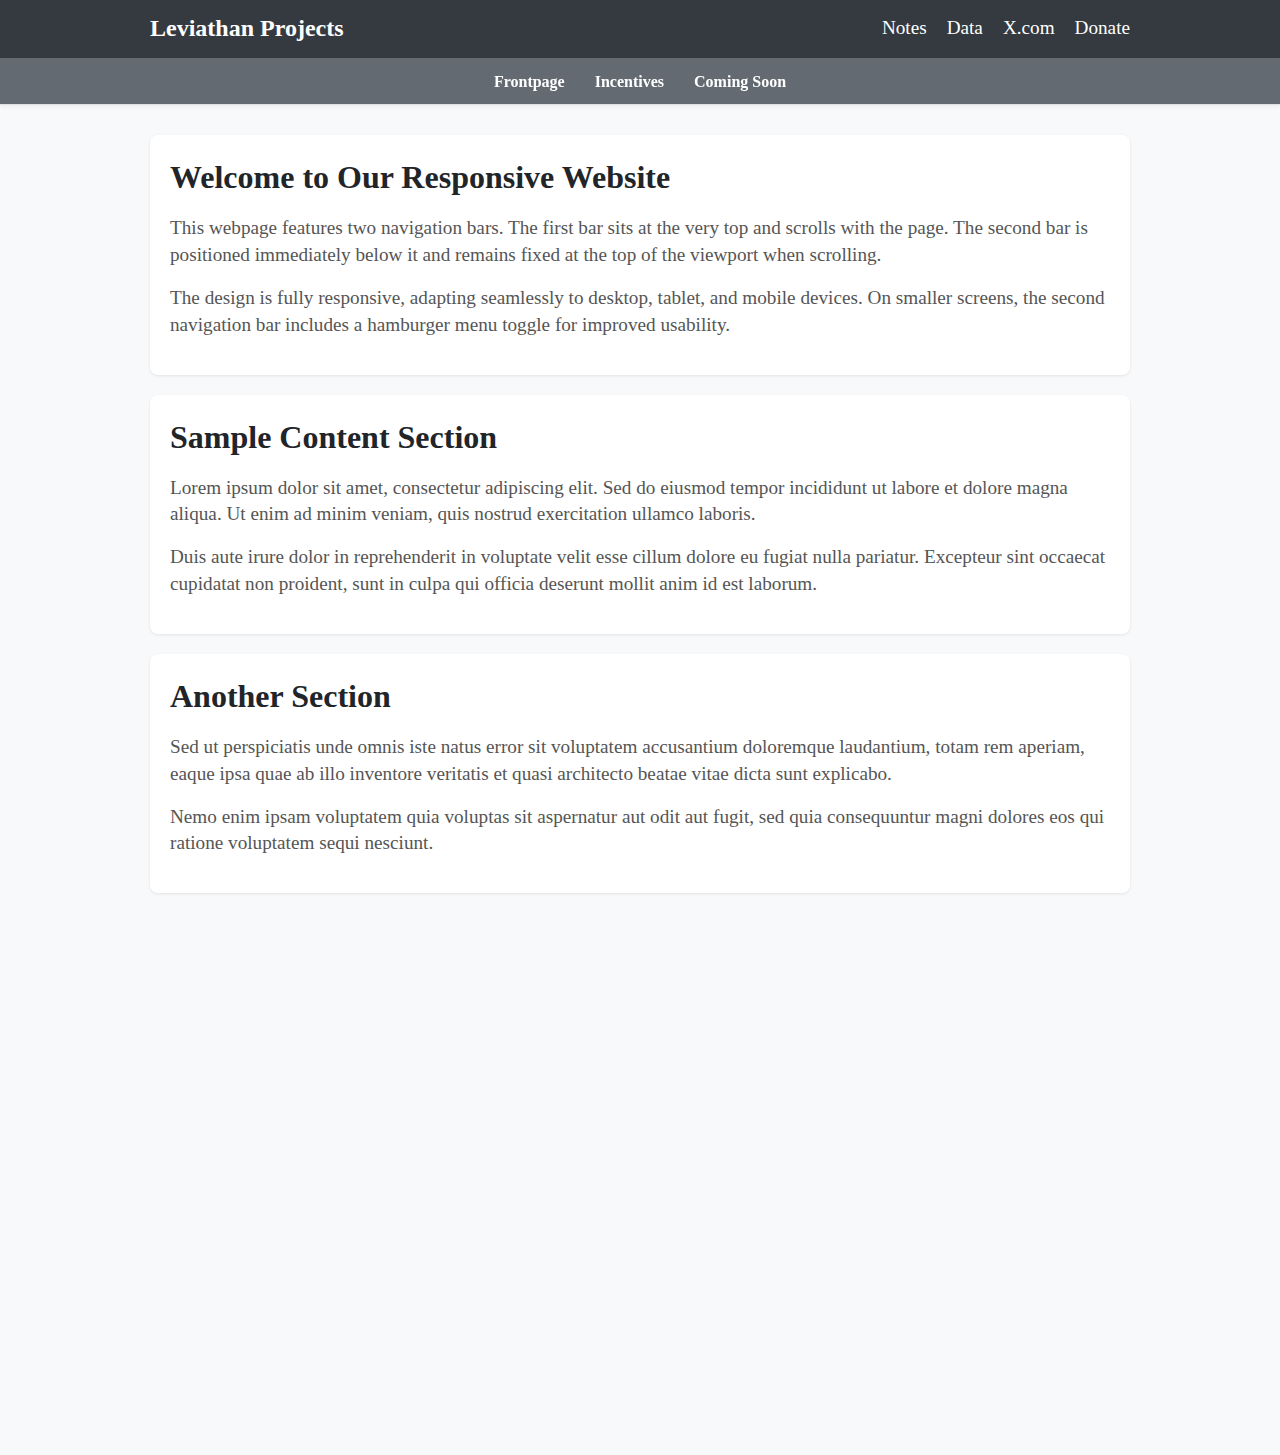
<file: index.html>
<!DOCTYPE html>
<html lang="en">
<head>
    <meta charset="UTF-8">
    <meta name="viewport" content="width=device-width, initial-scale=1.0">
    <title>Leviathan Projects</title>
    <link rel="stylesheet" href="styles.css">
</head>
<body>
    <!-- Navigation Bar 1 -->
    <nav class="nav-1">
        <div class="container">
            <a href="index.html" class="logo">Leviathan Projects</a>
            <div class="nav-links">
                <a href="notes.html">Notes</a>
                <a href="data.html">Data</a>
                <a href="https://x.com/leviathannotes" target="_blank" rel="noreferrer">X.com</a>
                <a href="donate.html">Donate</a>
            </div>
        </div>
    </nav>

    <!-- Navigation Bar 2 (Sticky) -->
    <nav class="nav-2">
        <div class="container">
            <button class="menu-toggle" aria-label="Toggle menu">Menu</button>
            <ul class="nav-menu">
                <li><a href="index.html">Frontpage</a></li>
                <li><a href="./incentives/incentives.html">Incentives</a></li>
                <li><a href="#">Coming Soon</a></li>
            </ul>
        </div>
    </nav>

    <!-- Main Content -->
    <main class="main-content">
        <div class="container">
            <div class="content-section">
                <h1>Welcome to Our Responsive Website</h1>
                <p>This webpage features two navigation bars. The first bar sits at the very top and scrolls with the page. The second bar is positioned immediately below it and remains fixed at the top of the viewport when scrolling.</p>
                <p>The design is fully responsive, adapting seamlessly to desktop, tablet, and mobile devices. On smaller screens, the second navigation bar includes a hamburger menu toggle for improved usability.</p>
            </div>

            <div class="content-section">
                <h1>Sample Content Section</h1>
                <p>Lorem ipsum dolor sit amet, consectetur adipiscing elit. Sed do eiusmod tempor incididunt ut labore et dolore magna aliqua. Ut enim ad minim veniam, quis nostrud exercitation ullamco laboris.</p>
                <p>Duis aute irure dolor in reprehenderit in voluptate velit esse cillum dolore eu fugiat nulla pariatur. Excepteur sint occaecat cupidatat non proident, sunt in culpa qui officia deserunt mollit anim id est laborum.</p>
            </div>

            <div class="content-section">
                <h1>Another Section</h1>
                <p>Sed ut perspiciatis unde omnis iste natus error sit voluptatem accusantium doloremque laudantium, totam rem aperiam, eaque ipsa quae ab illo inventore veritatis et quasi architecto beatae vitae dicta sunt explicabo.</p>
                <p>Nemo enim ipsam voluptatem quia voluptas sit aspernatur aut odit aut fugit, sed quia consequuntur magni dolores eos qui ratione voluptatem sequi nesciunt.</p>
            </div>
        </div>
    </main>

    <script>
        // Mobile menu toggle functionality
        document.addEventListener('DOMContentLoaded', function () {
            const menuToggle = document.querySelector('.menu-toggle');
            const navMenu = document.querySelector('.nav-menu');

            if (menuToggle && navMenu) {
                menuToggle.addEventListener('click', function () {
                    navMenu.classList.toggle('active');
                });

                // Close menu when clicking a link
                navMenu.querySelectorAll('a').forEach(link => {
                    link.addEventListener('click', () => {
                        navMenu.classList.remove('active');
                    });
                });
            }
        });
    </script>
</body>
</html>
</file>
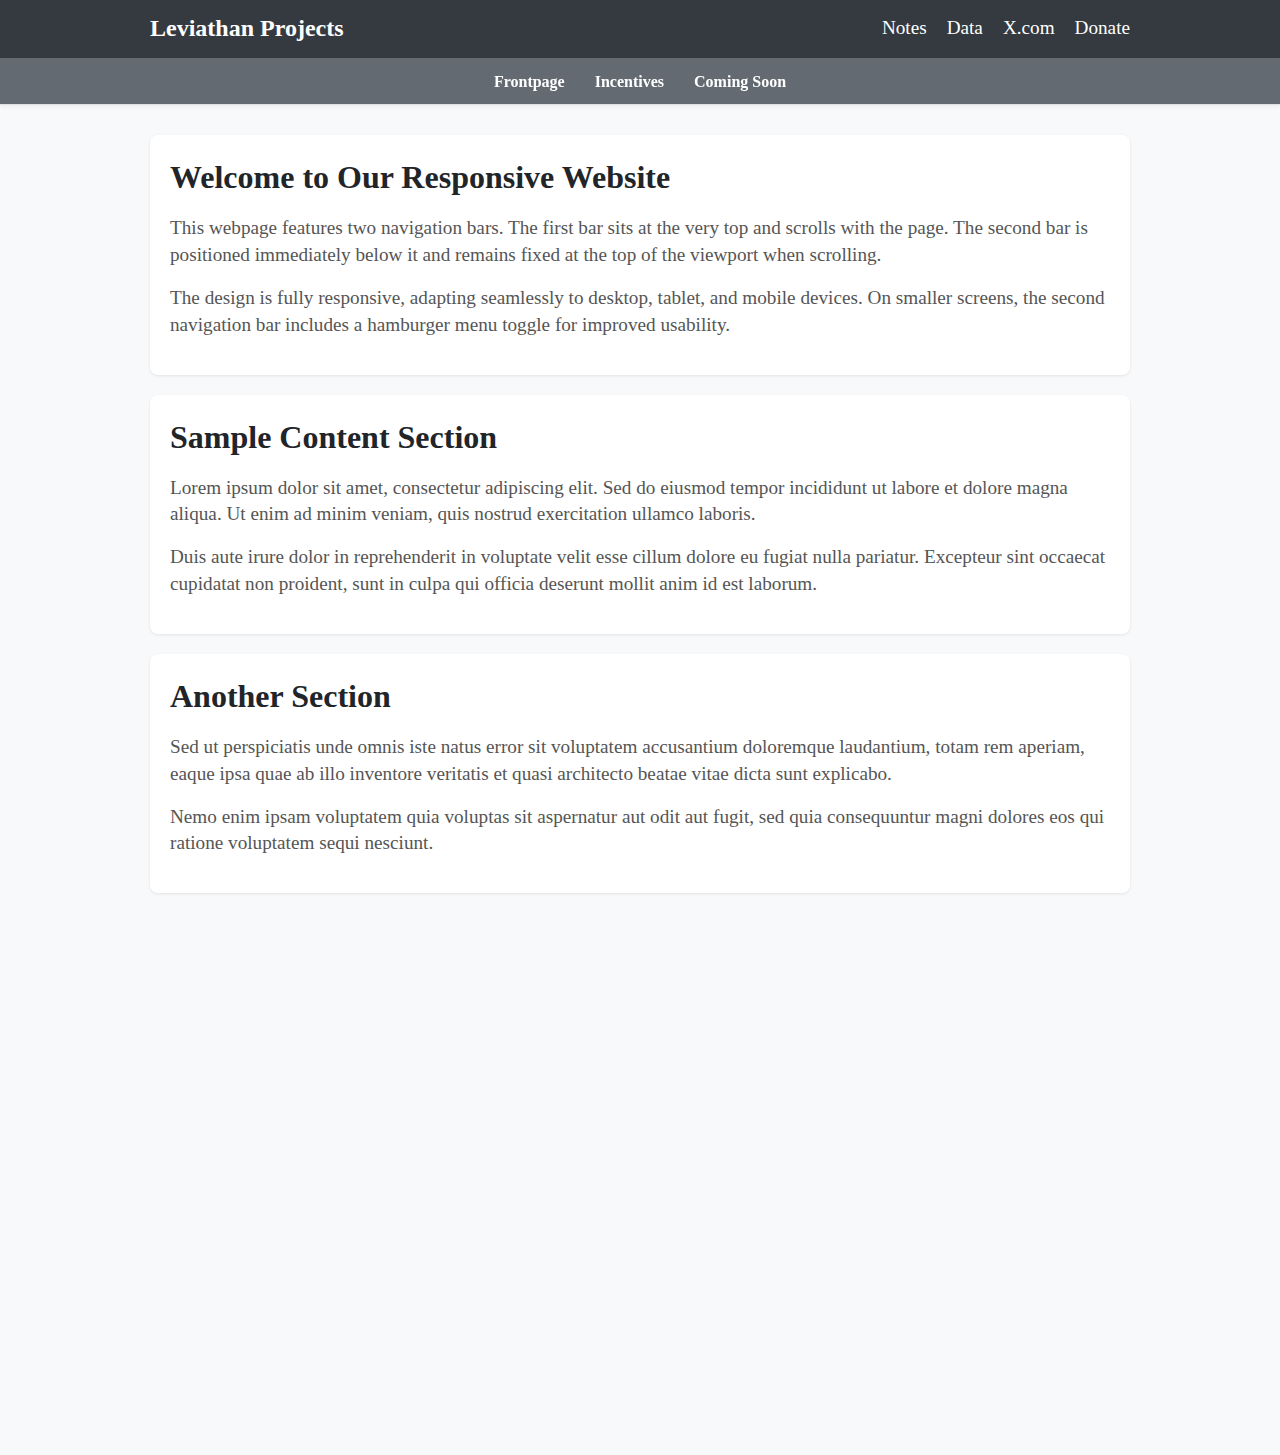
<file: data.html>
<!DOCTYPE html>
<html lang="en">
<head>
    <meta charset="UTF-8">
    <meta name="viewport" content="width=device-width, initial-scale=1.0">
    <title>Leviathan Data</title>
    <link rel="stylesheet" href="styles.css">
</head>
<body>
    <!-- Navigation Bar 1 -->
    <nav class="nav-1">
        <div class="container">
            <a href="index.html" class="logo">Leviathan Projects</a>
            <div class="nav-links">
                <a href="notes.html">Notes</a>
                <a href="data.html">Data</a>
                <a href="https://x.com/leviathannotes" target="_blank" rel="noreferrer">X.com</a>
                <a href="donate.html">Donate</a>
            </div>
        </div>
    </nav>

    <!-- Navigation Bar 2 (Sticky) -->
    <nav class="nav-2">
        <div class="container">
            <button class="menu-toggle" aria-label="Toggle menu">Menu</button>
            <ul class="nav-menu">
                <li><a href="index.html">Frontpage</a></li>
                <li><a href="./incentives/incentives.html">Incentives</a></li>
                <li><a href="#">Coming Soon</a></li>
            </ul>
        </div>
    </nav>

    <!-- Main Content -->
    <main class="main-content">
        <div class="container">
            <div class="content-section">
                <h1>Welcome to Our Responsive Website</h1>
                <p>This webpage features two navigation bars. The first bar sits at the very top and scrolls with the page. The second bar is positioned immediately below it and remains fixed at the top of the viewport when scrolling.</p>
                <p>The design is fully responsive, adapting seamlessly to desktop, tablet, and mobile devices. On smaller screens, the second navigation bar includes a hamburger menu toggle for improved usability.</p>
            </div>

            <div class="content-section">
                <h1>Sample Content Section</h1>
                <p>Lorem ipsum dolor sit amet, consectetur adipiscing elit. Sed do eiusmod tempor incididunt ut labore et dolore magna aliqua. Ut enim ad minim veniam, quis nostrud exercitation ullamco laboris.</p>
                <p>Duis aute irure dolor in reprehenderit in voluptate velit esse cillum dolore eu fugiat nulla pariatur. Excepteur sint occaecat cupidatat non proident, sunt in culpa qui officia deserunt mollit anim id est laborum.</p>
            </div>

            <div class="content-section">
                <h1>Another Section</h1>
                <p>Sed ut perspiciatis unde omnis iste natus error sit voluptatem accusantium doloremque laudantium, totam rem aperiam, eaque ipsa quae ab illo inventore veritatis et quasi architecto beatae vitae dicta sunt explicabo.</p>
                <p>Nemo enim ipsam voluptatem quia voluptas sit aspernatur aut odit aut fugit, sed quia consequuntur magni dolores eos qui ratione voluptatem sequi nesciunt.</p>
            </div>
        </div>
    </main>

    <script>
        // Mobile menu toggle functionality
        document.addEventListener('DOMContentLoaded', function () {
            const menuToggle = document.querySelector('.menu-toggle');
            const navMenu = document.querySelector('.nav-menu');

            if (menuToggle && navMenu) {
                menuToggle.addEventListener('click', function () {
                    navMenu.classList.toggle('active');
                });

                // Close menu when clicking a link
                navMenu.querySelectorAll('a').forEach(link => {
                    link.addEventListener('click', () => {
                        navMenu.classList.remove('active');
                    });
                });
            }
        });
    </script>
</body>
</html>
</file>
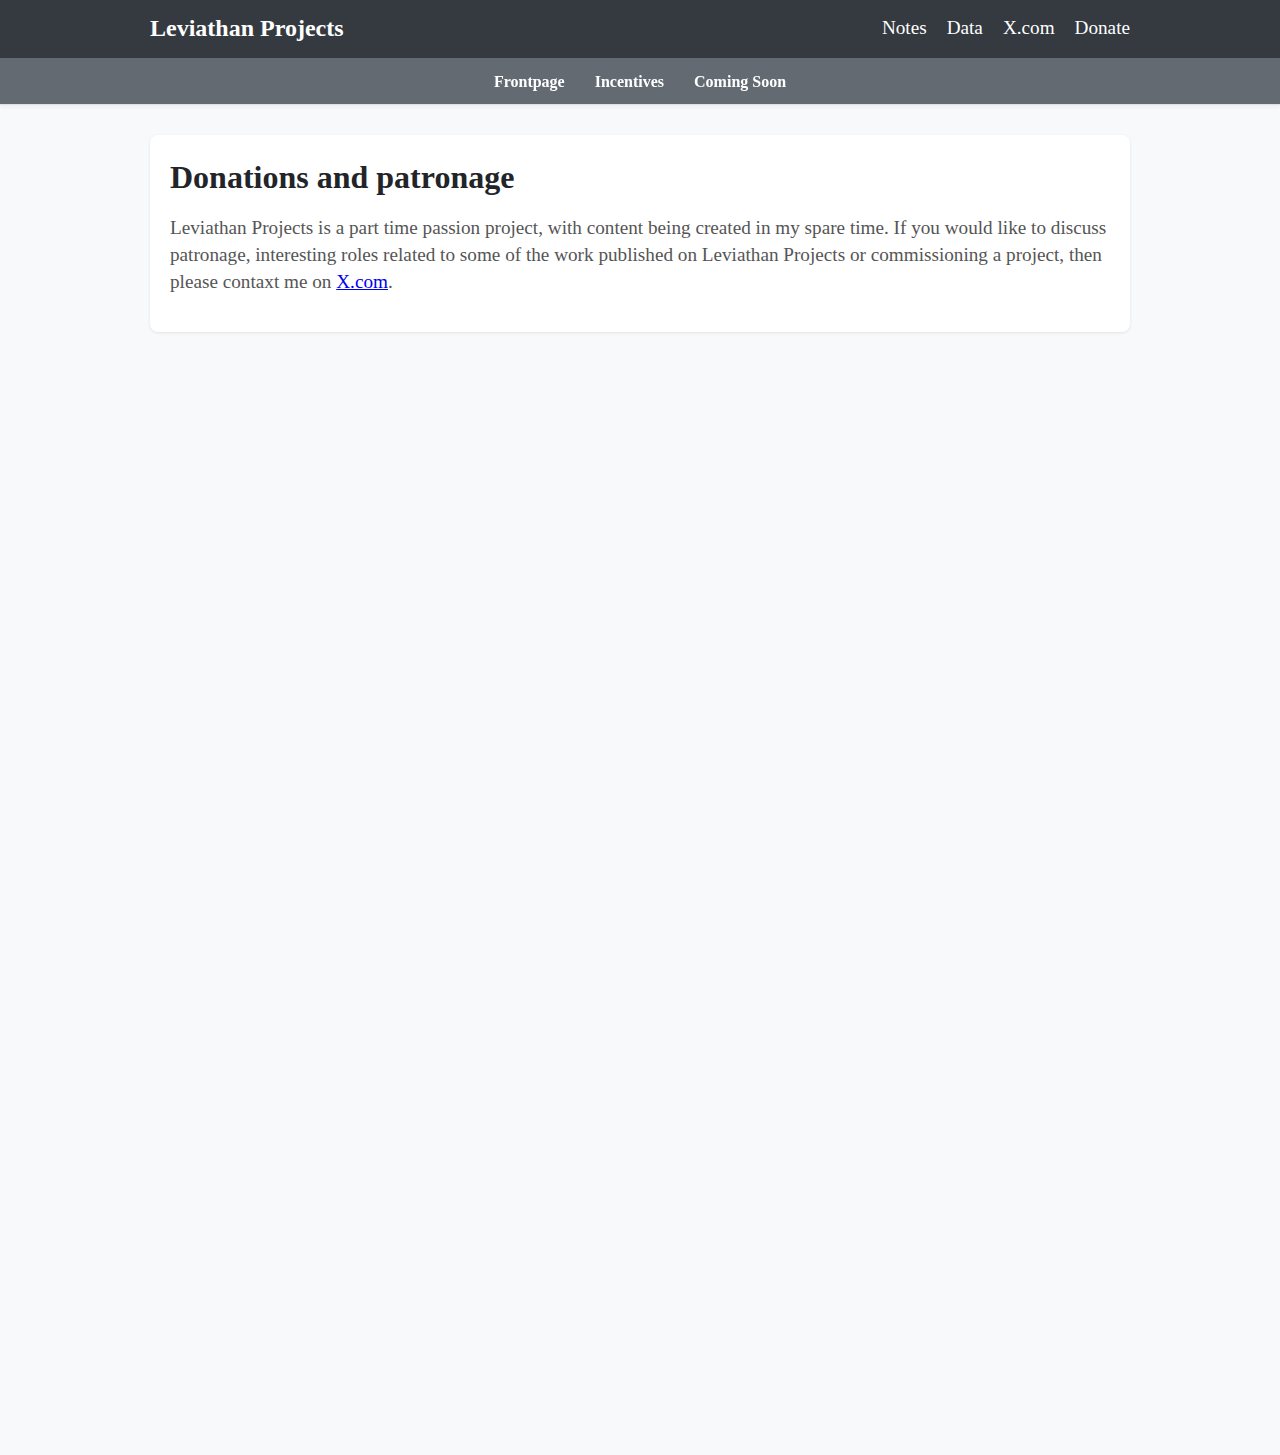
<file: donate.html>
<!DOCTYPE html>
<html lang="en">
<head>
    <meta charset="UTF-8">
    <meta name="viewport" content="width=device-width, initial-scale=1.0">
    <title>Leviathan Donate</title>
    <link rel="stylesheet" href="styles.css">
</head>
<body>
    <!-- Navigation Bar 1 -->
    <nav class="nav-1">
        <div class="container">
            <a href="index.html" class="logo">Leviathan Projects</a>
            <div class="nav-links">
                <a href="notes.html">Notes</a>
                <a href="data.html">Data</a>
                <a href="https://x.com/leviathannotes" target="_blank" rel="noreferrer">X.com</a>
                <a href="donate.html">Donate</a>
            </div>
        </div>
    </nav>

    <!-- Navigation Bar 2 (Sticky) -->
    <nav class="nav-2">
        <div class="container">
            <button class="menu-toggle" aria-label="Toggle menu">Menu</button>
            <ul class="nav-menu">
                <li><a href="index.html">Frontpage</a></li>
                <li><a href="./incentives/incentives.html">Incentives</a></li>
                <li><a href="#">Coming Soon</a></li>
            </ul>
        </div>
    </nav>

    <!-- Main Content -->
    <main class="main-content">
        <div class="container">
            <div class="content-section">
                <h1>Donations and patronage</h1>
                <p>Leviathan Projects is a part time passion project, with content being created in my spare time. If you would like to discuss patronage, interesting roles related to some of the work published on Leviathan Projects or commissioning a project, then please contaxt me on <a href="https://x.com/leviathannotes" target="_blank" rel="noreferrer">X.com</a>.  </p>
               
            </div>


        </div>
    </main>

    <script>
        // Mobile menu toggle functionality
        document.addEventListener('DOMContentLoaded', function () {
            const menuToggle = document.querySelector('.menu-toggle');
            const navMenu = document.querySelector('.nav-menu');

            if (menuToggle && navMenu) {
                menuToggle.addEventListener('click', function () {
                    navMenu.classList.toggle('active');
                });

                // Close menu when clicking a link
                navMenu.querySelectorAll('a').forEach(link => {
                    link.addEventListener('click', () => {
                        navMenu.classList.remove('active');
                    });
                });
            }
        });
    </script>
</body>
</html>
</file>
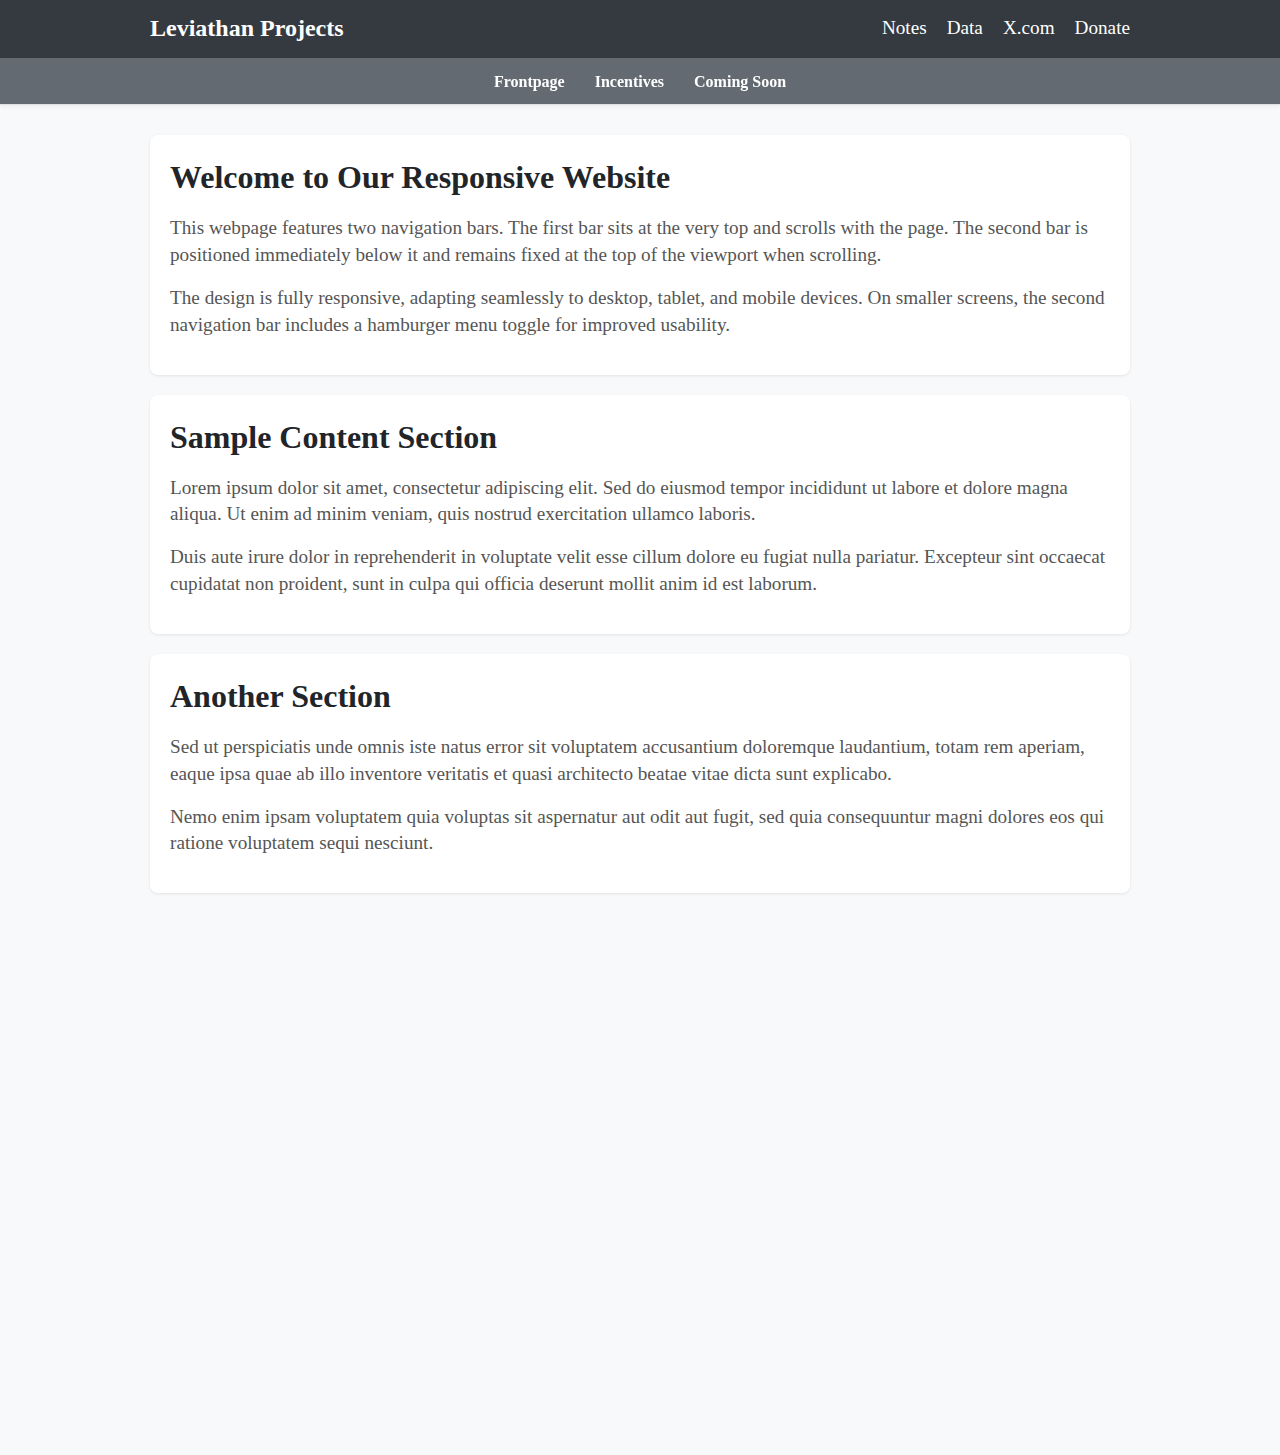
<file: notes.html>
<!DOCTYPE html>
<html lang="en">
<head>
    <meta charset="UTF-8">
    <meta name="viewport" content="width=device-width, initial-scale=1.0">
    <title>Leviathan Notes</title>
    <link rel="stylesheet" href="styles.css">
</head>
<body>
    <!-- Navigation Bar 1 -->
    <nav class="nav-1">
        <div class="container">
            <a href="index.html" class="logo">Leviathan Projects</a>
            <div class="nav-links">
                <a href="notes.html">Notes</a>
                <a href="data.html">Data</a>
                <a href="https://x.com/leviathannotes" target="_blank" rel="noreferrer">X.com</a>
                <a href="donate.html">Donate</a>
            </div>
        </div>
    </nav>

    <!-- Navigation Bar 2 (Sticky) -->
    <nav class="nav-2">
        <div class="container">
            <button class="menu-toggle" aria-label="Toggle menu">Menu</button>
            <ul class="nav-menu">
                <li><a href="index.html">Frontpage</a></li>
                <li><a href="./incentives/incentives.html">Incentives</a></li>
                <li><a href="#">Coming Soon</a></li>
            </ul>
        </div>
    </nav>

    <!-- Main Content -->
    <main class="main-content">
        <div class="container">
            <div class="content-section">
                <h1>Welcome to Our Responsive Website</h1>
                <p>This webpage features two navigation bars. The first bar sits at the very top and scrolls with the page. The second bar is positioned immediately below it and remains fixed at the top of the viewport when scrolling.</p>
                <p>The design is fully responsive, adapting seamlessly to desktop, tablet, and mobile devices. On smaller screens, the second navigation bar includes a hamburger menu toggle for improved usability.</p>
            </div>

            <div class="content-section">
                <h1>Sample Content Section</h1>
                <p>Lorem ipsum dolor sit amet, consectetur adipiscing elit. Sed do eiusmod tempor incididunt ut labore et dolore magna aliqua. Ut enim ad minim veniam, quis nostrud exercitation ullamco laboris.</p>
                <p>Duis aute irure dolor in reprehenderit in voluptate velit esse cillum dolore eu fugiat nulla pariatur. Excepteur sint occaecat cupidatat non proident, sunt in culpa qui officia deserunt mollit anim id est laborum.</p>
            </div>

            <div class="content-section">
                <h1>Another Section</h1>
                <p>Sed ut perspiciatis unde omnis iste natus error sit voluptatem accusantium doloremque laudantium, totam rem aperiam, eaque ipsa quae ab illo inventore veritatis et quasi architecto beatae vitae dicta sunt explicabo.</p>
                <p>Nemo enim ipsam voluptatem quia voluptas sit aspernatur aut odit aut fugit, sed quia consequuntur magni dolores eos qui ratione voluptatem sequi nesciunt.</p>
            </div>
        </div>
    </main>

    <script>
        // Mobile menu toggle functionality
        document.addEventListener('DOMContentLoaded', function () {
            const menuToggle = document.querySelector('.menu-toggle');
            const navMenu = document.querySelector('.nav-menu');

            if (menuToggle && navMenu) {
                menuToggle.addEventListener('click', function () {
                    navMenu.classList.toggle('active');
                });

                // Close menu when clicking a link
                navMenu.querySelectorAll('a').forEach(link => {
                    link.addEventListener('click', () => {
                        navMenu.classList.remove('active');
                    });
                });
            }
        });
    </script>
</body>
</html>
</file>
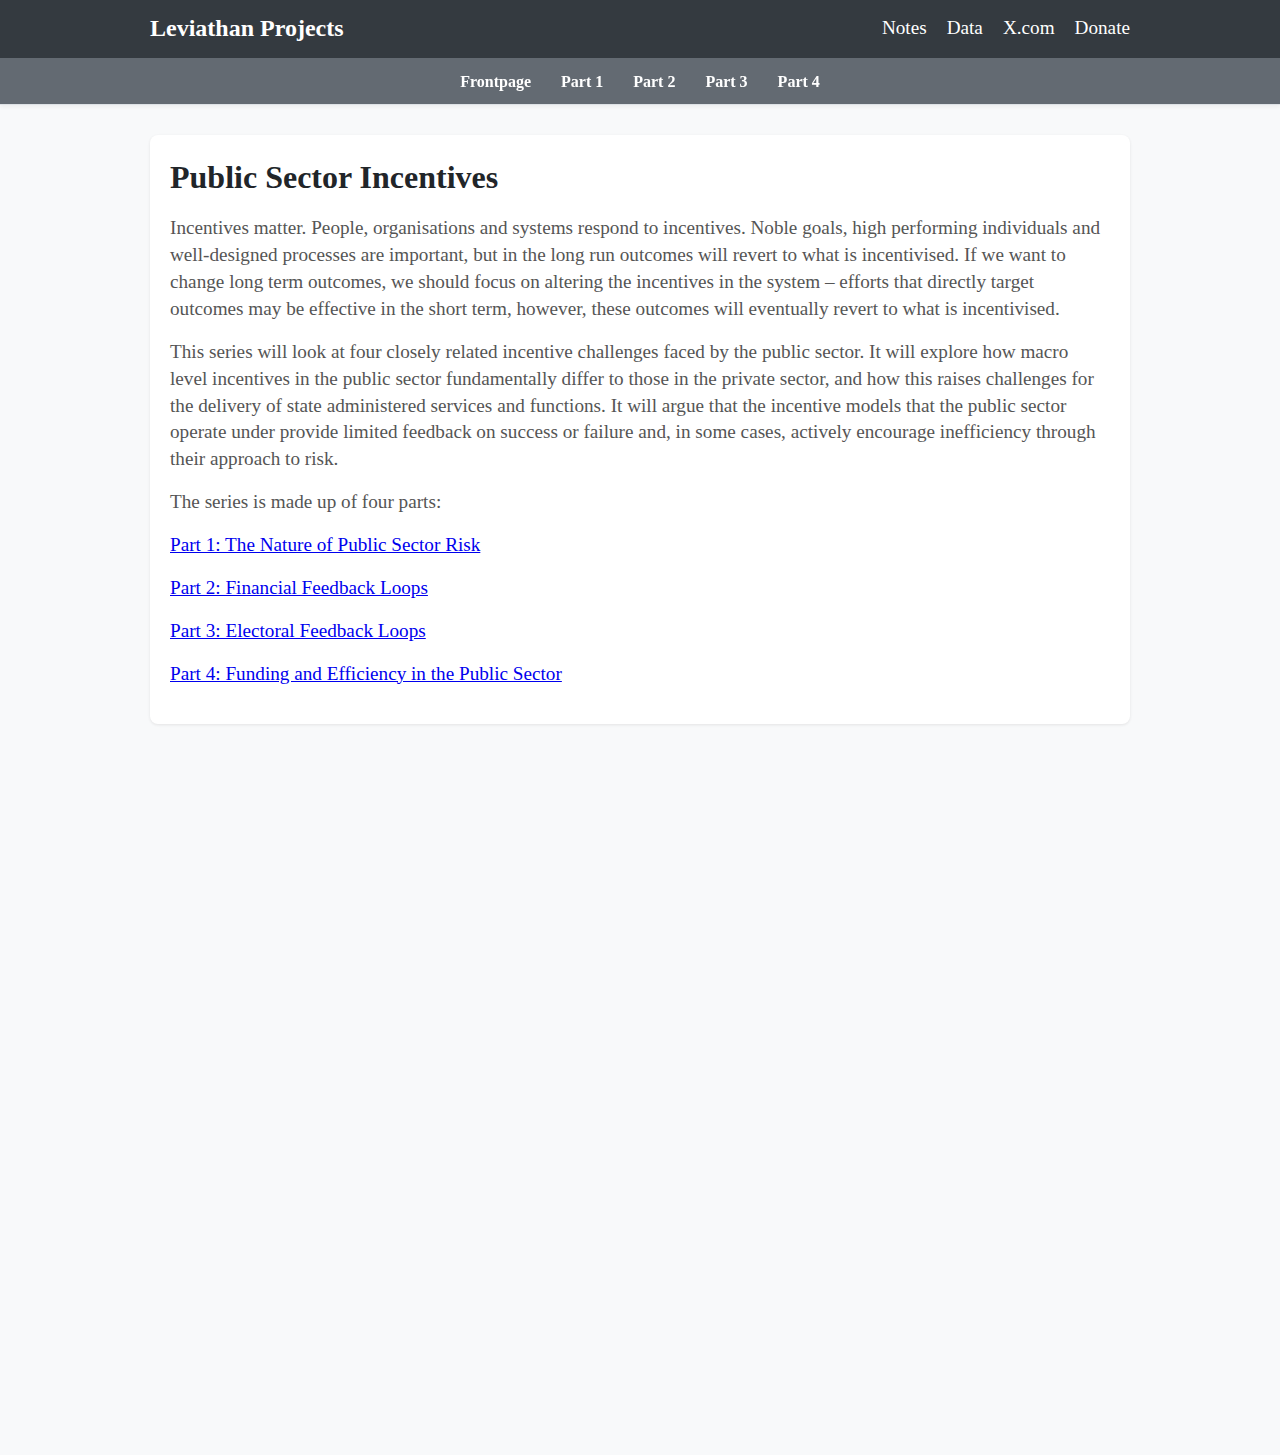
<file: incentives/incentives.html>
<!DOCTYPE html>
<html lang="en">
<head>
    <meta charset="UTF-8">
    <meta name="viewport" content="width=device-width, initial-scale=1.0">
    <title>Leviathan Incentives</title>
    <link rel="stylesheet" href="../styles.css">
</head>
<body>
    <!-- Navigation Bar 1 -->
    <nav class="nav-1">
        <div class="container">
            <a href="../index.html" class="logo">Leviathan Projects</a>
            <div class="nav-links">
                <a href="../notes.html">Notes</a>
                <a href="../data.html">Data</a>
                <a href="https://x.com/leviathannotes" target="_blank" rel="noreferrer">X.com</a>
                <a href="../donate.html">Donate</a>
            </div>
        </div>
    </nav>

    <!-- Navigation Bar 2 (Sticky) -->
    <nav class="nav-2">
        <div class="container">
            <button class="menu-toggle" aria-label="Toggle menu">Menu</button>
            <ul class="nav-menu">
                <li><a href="incentives.html">Frontpage</a></li>
                <li><a href="incentives1.html">Part 1</a></li>
                <li><a href="incentives2.html">Part 2</a></li>
                <li><a href="incentives3.html">Part 3</a></li>
                <li><a href="incentives4.html">Part 4</a></li>
            </ul>
        </div>
    </nav>

    <!-- Main Content -->
    <main class="main-content">
        <div class="container">
            <div class="content-section">
                <h1>Public Sector Incentives</h1>
                <p>Incentives matter. People, organisations and systems respond to incentives. Noble goals, high performing individuals and well-designed processes are important, but in the long run outcomes will revert to what is incentivised. If we want to change long term outcomes, we should focus on altering the incentives in the system – efforts that directly target outcomes may be effective in the short term, however, these outcomes will eventually revert to what is incentivised.</p>
                <p>This series will look at four closely related incentive challenges faced by the public sector. It will explore how macro level incentives in the public sector fundamentally differ to those in the private sector, and how this raises challenges for the delivery of state administered services and functions. It will argue that the incentive models that the public sector operate under provide limited feedback on success or failure and, in some cases, actively encourage inefficiency through their approach to risk. </p>
                <p>The series is made up of four parts:</p>
                <p><a href="incentives1.html">Part 1: The Nature of Public Sector Risk</a></p>
                <p><a href="incentives2.html">Part 2: Financial Feedback Loops</a></p>
                <p><a href="incentives3.html">Part 3: Electoral Feedback Loops</a></p>
                <p><a href="incentives4.html">Part 4: Funding and Efficiency in the Public Sector</a></p>
                
            </div>

        </div>
    </main>

    <script>
        // Mobile menu toggle functionality
        document.addEventListener('DOMContentLoaded', function () {
            const menuToggle = document.querySelector('.menu-toggle');
            const navMenu = document.querySelector('.nav-menu');

            if (menuToggle && navMenu) {
                menuToggle.addEventListener('click', function () {
                    navMenu.classList.toggle('active');
                });

                // Close menu when clicking a link
                navMenu.querySelectorAll('a').forEach(link => {
                    link.addEventListener('click', () => {
                        navMenu.classList.remove('active');
                    });
                });
            }
        });
    </script>
</body>
</html>
</file>
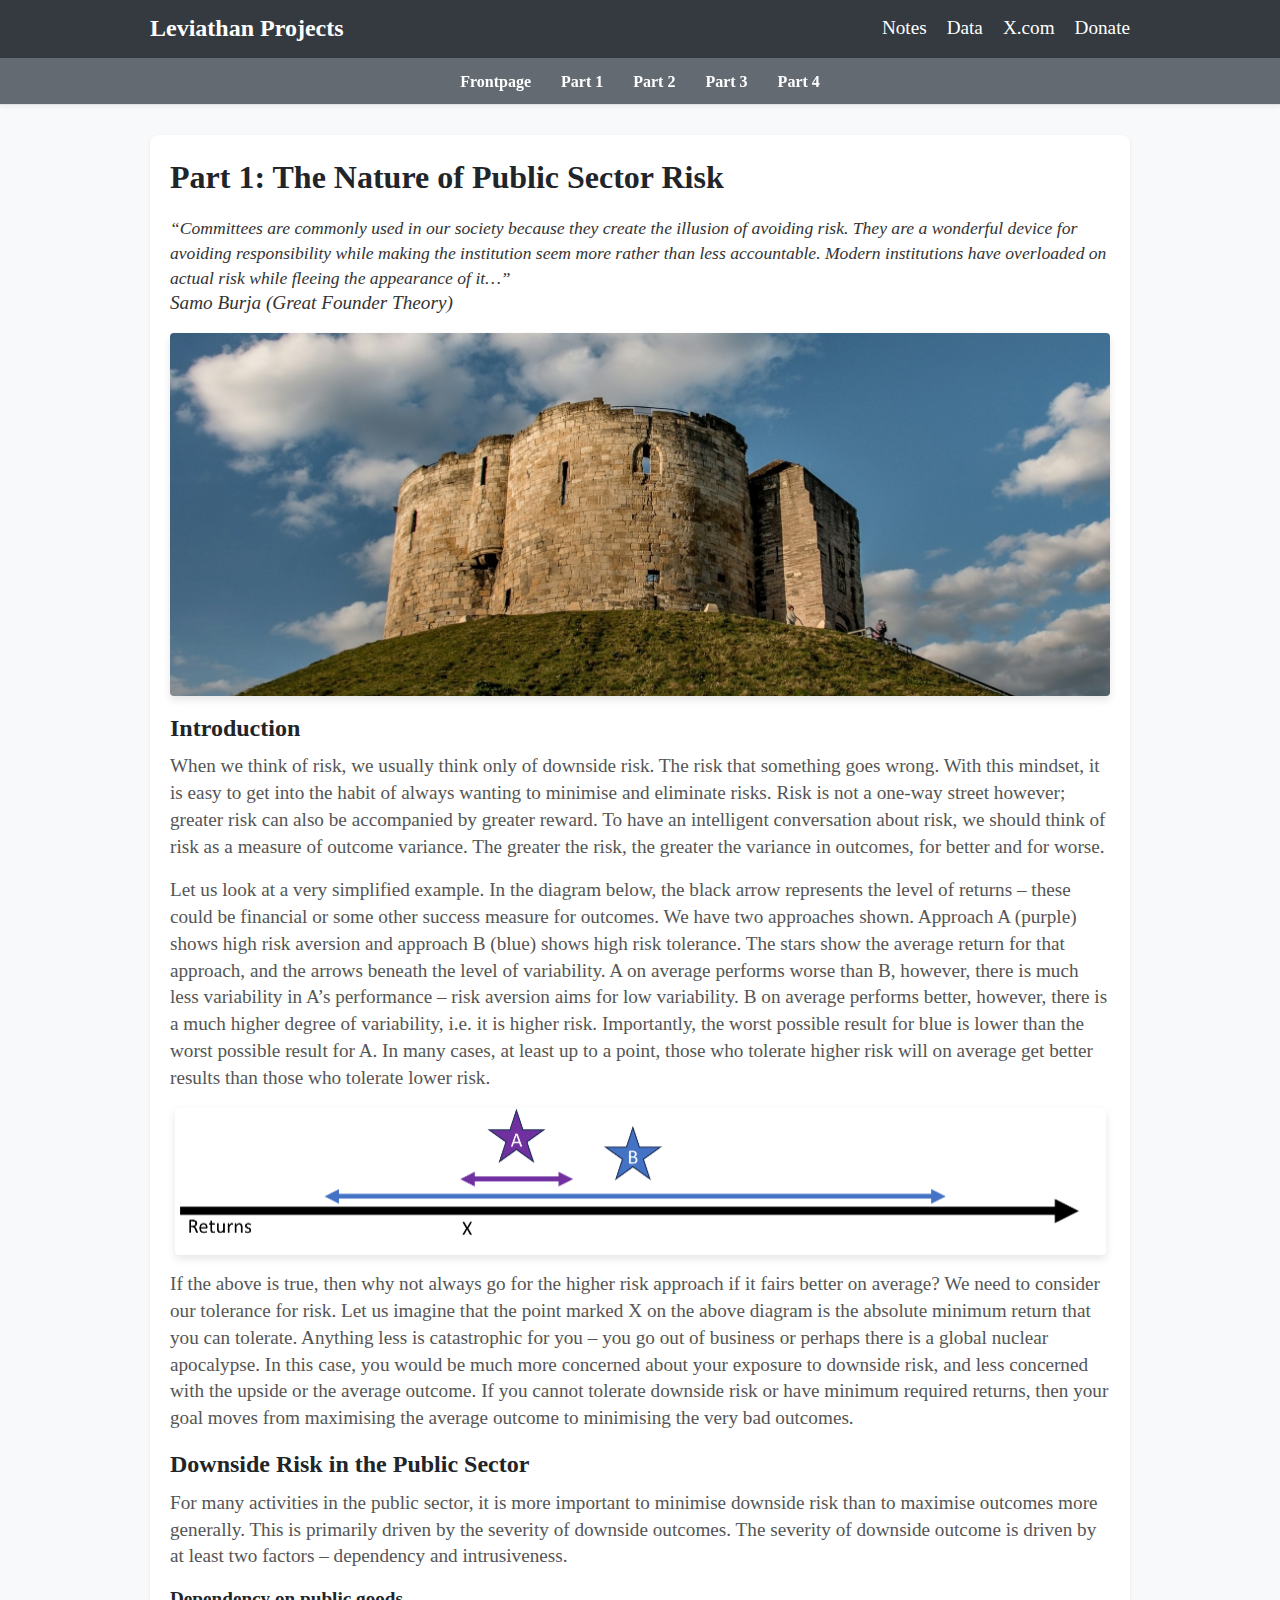
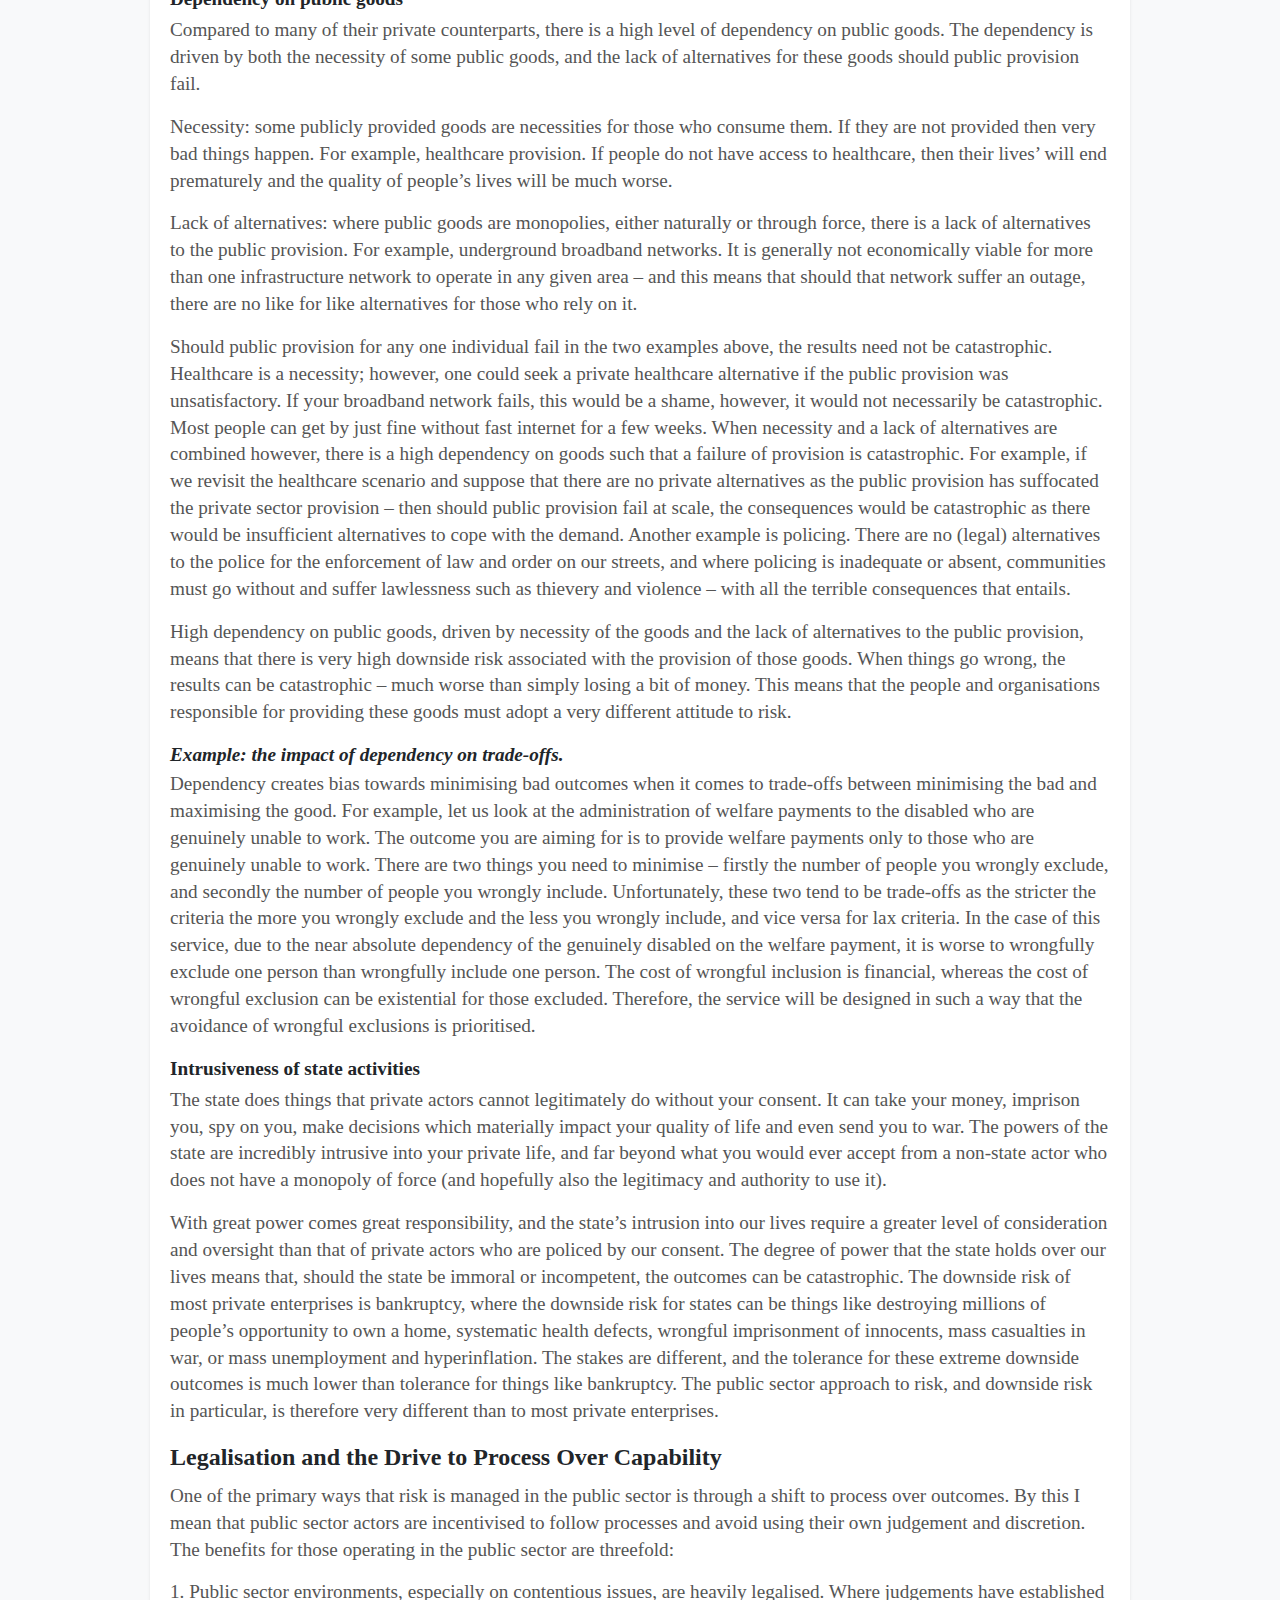
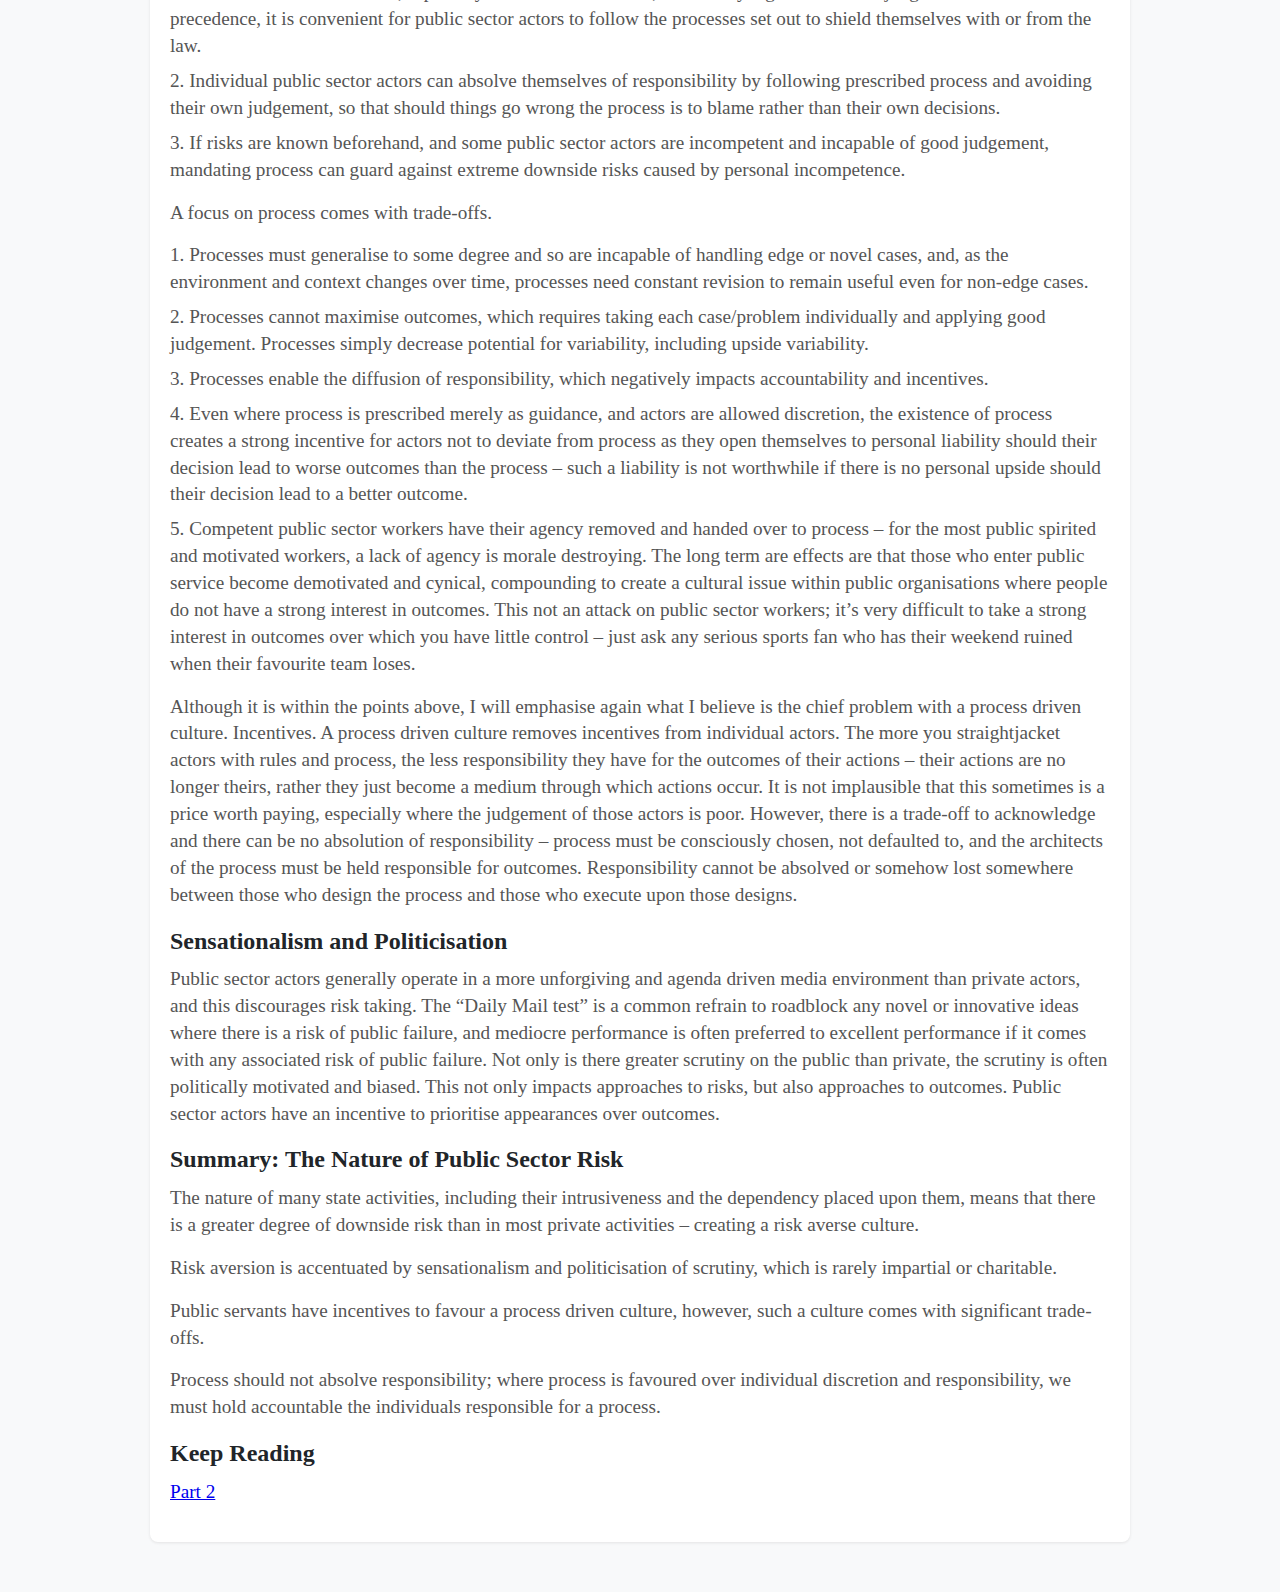
<file: incentives/incentives1.html>
<!DOCTYPE html>
<html lang="en">
<head>
    <meta charset="UTF-8">
    <meta name="viewport" content="width=device-width, initial-scale=1.0">
    <title>Leviathan Incentives 1</title>
    <link rel="stylesheet" href="../styles.css">
</head>
<body>
    <!-- Navigation Bar 1 -->
    <nav class="nav-1">
        <div class="container">
            <a href="../index.html" class="logo">Leviathan Projects</a>
            <div class="nav-links">
                <a href="../notes.html">Notes</a>
                <a href="../data.html">Data</a>
                <a href="https://x.com/leviathannotes" target="_blank" rel="noreferrer">X.com</a>
                <a href="../donate.html">Donate</a>
            </div>
        </div>
    </nav>

    <!-- Navigation Bar 2 (Sticky) -->
    <nav class="nav-2">
        <div class="container">
            <button class="menu-toggle" aria-label="Toggle menu">Menu</button>
            <ul class="nav-menu">
                <li><a href="incentives.html">Frontpage</a></li>
                <li><a href="incentives1.html">Part 1</a></li>
                <li><a href="incentives2.html">Part 2</a></li>
                <li><a href="incentives3.html">Part 3</a></li>
                <li><a href="incentives4.html">Part 4</a></li>
            </ul>
        </div>
    </nav>

    <!-- Main Content -->
    <main class="main-content">
        <div class="container">
            <div class="content-section">
                <h1>Part 1: The Nature of Public Sector Risk</h1>
                
                <p><blockquote><i>“Committees are commonly used in our society because they create the illusion of avoiding risk. They are a wonderful device for avoiding responsibility while making the institution seem more rather than less accountable. Modern institutions have overloaded on actual risk while fleeing the appearance of it…”</blockquote> Samo Burja (Great Founder Theory)</i></p>
                <img src="ray-harrington-v9uVxuVdJog-unsplash.jpg" alt="Clifford's Tower image by Ray Harrington via Unsplash" class="centered-image">
                
                <h2>Introduction</h2>
                
                <p>When we think of risk, we usually think only of downside risk. The risk that something goes wrong. With this mindset, it is easy to get into the habit of always wanting to minimise and eliminate risks. Risk is not a one-way street however; greater risk can also be accompanied by greater reward. To have an intelligent conversation about risk, we should think of risk as a measure of outcome variance. The greater the risk, the greater the variance in outcomes, for better and for worse. </p>
                <p>Let us look at a very simplified example. In the diagram below, the black arrow represents the level of returns – these could be financial or some other success measure for outcomes. We have two approaches shown. Approach A (purple) shows high risk aversion and approach B (blue) shows high risk tolerance. The stars show the average return for that approach, and the arrows beneath the level of variability. A on average performs worse than B, however, there is much less variability in A’s performance – risk aversion aims for low variability. B on average performs better, however, there is a much higher degree of variability, i.e. it is higher risk. Importantly, the worst possible result for blue is lower than the worst possible result for A. In many cases, at least up to a point, those who tolerate higher risk will on average get better results than those who tolerate lower risk. </p>
                
                <img src="part1.png" alt="Risk diagram" class="centered-image">
                
                <p>If the above is true, then why not always go for the higher risk approach if it fairs better on average?  We need to consider our tolerance for risk. Let us imagine that the point marked X on the above diagram is the absolute minimum return that you can tolerate. Anything less is catastrophic for you – you go out of business or perhaps there is a global nuclear apocalypse. In this case, you would be much more concerned about your exposure to downside risk, and less concerned with the upside or the average outcome. If you cannot tolerate downside risk or have minimum required returns, then your goal moves from maximising the average outcome to minimising the very bad outcomes. </p>
                
                <h2>Downside Risk in the Public Sector</h2>
                <p>For many activities in the public sector, it is more important to minimise downside risk than to maximise outcomes more generally. This is primarily driven by the severity of downside outcomes. The severity of downside outcome is driven by at least two factors – dependency and intrusiveness.</p>
                <h3>Dependency on public goods</h3>
                <p>Compared to many of their private counterparts, there is a high level of dependency on public goods. The dependency is driven by both the necessity of some public goods, and the lack of alternatives for these goods should public provision fail. </p>
                <p>Necessity: some publicly provided goods are necessities for those who consume them. If they are not provided then very bad things happen. For example, healthcare provision. If people do not have access to healthcare, then their lives’ will end prematurely and the quality of people’s lives will be much worse.</p>
                <p>Lack of alternatives: where public goods are monopolies, either naturally or through force, there is a lack of alternatives to the public provision. For example, underground broadband networks. It is generally not economically viable for more than one infrastructure network to operate in any given area – and this means that should that network suffer an outage, there are no like for like alternatives for those who rely on it. </p>
                <p>Should public provision for any one individual fail in the two examples above, the results need not be catastrophic. Healthcare is a necessity; however, one could seek a private healthcare alternative if the public provision was unsatisfactory.  If your broadband network fails, this would be a shame, however, it would not necessarily be catastrophic. Most people can get by just fine without fast internet for a few weeks. When necessity and a lack of alternatives are combined however, there is a high dependency on goods such that a failure of provision is catastrophic. For example, if we revisit the healthcare scenario and suppose that there are no private alternatives as the public provision has suffocated the private sector provision – then should public provision fail at scale, the consequences would be catastrophic as there would be insufficient alternatives to cope with the demand. Another example is policing. There are no (legal) alternatives to the police for the enforcement of law and order on our streets, and where policing is inadequate or absent, communities must go without and suffer lawlessness such as thievery and violence – with all the terrible consequences that entails.</p>
                <P>High dependency on public goods, driven by necessity of the goods and the lack of alternatives to the public provision, means that there is very high downside risk associated with the provision of those goods. When things go wrong, the results can be catastrophic – much worse than simply losing a bit of money. This means that the people and organisations responsible for providing these goods must adopt a very different attitude to risk.</P>
                <h4>Example: the impact of dependency on trade-offs. </h4>
                <P> Dependency creates bias towards minimising bad outcomes when it comes to trade-offs between minimising the bad and maximising the good. For example, let us look at the administration of welfare payments to the disabled who are genuinely unable to work. The outcome you are aiming for is to provide welfare payments only to those who are genuinely unable to work. There are two things you need to minimise – firstly the number of people you wrongly exclude, and secondly the number of people you wrongly include. Unfortunately, these two tend to be trade-offs as the stricter the criteria the more you wrongly exclude and the less you wrongly include, and vice versa for lax criteria. In the case of this service, due to the near absolute dependency of the genuinely disabled on the welfare payment, it is worse to wrongfully exclude one person than wrongfully include one person. The cost of wrongful inclusion is financial, whereas the cost of wrongful exclusion can be existential for those excluded. Therefore, the service will be designed in such a way that the avoidance of wrongful exclusions is prioritised. </P>
                <h3>Intrusiveness of state activities</h3>
                <p>The state does things that private actors cannot legitimately do without your consent. It can take your money, imprison you, spy on you, make decisions which materially impact your quality of life and even send you to war. The powers of the state are incredibly intrusive into your private life, and far beyond what you would ever accept from a non-state actor who does not have a monopoly of force (and hopefully also the legitimacy and authority to use it). </p>
                <p>With great power comes great responsibility, and the state’s intrusion into our lives require a greater level of consideration and oversight than that of private actors who are policed by our consent. The degree of power that the state holds over our lives means that, should the state be immoral or incompetent, the outcomes can be catastrophic. The downside risk of most private enterprises is bankruptcy, where the downside risk for states can be things like destroying millions of people’s opportunity to own a home, systematic health defects, wrongful imprisonment of innocents, mass casualties in war, or mass unemployment and hyperinflation. The stakes are different, and the tolerance for these extreme downside outcomes is much lower than tolerance for things like bankruptcy. The public sector approach to risk, and downside risk in particular, is therefore very different than to most private enterprises. </p>

                <h2>Legalisation and the Drive to Process Over Capability</h2>
                <P>One of the primary ways that risk is managed in the public sector is through a shift to process over outcomes. By this I mean that public sector actors are incentivised to follow processes and avoid using their own judgement and discretion. The benefits for those operating in the public sector are threefold: </P>
                <p> <ul> 
                    <li>1.	Public sector environments, especially on contentious issues, are heavily legalised. Where judgements have established precedence, it is convenient for public sector actors to follow the processes set out to shield themselves with or from the law. </li>
                    <li>2.	Individual public sector actors can absolve themselves of responsibility by following prescribed process and avoiding their own judgement, so that should things go wrong the process is to blame rather than their own decisions. </li>
                    <li>3.	If risks are known beforehand, and some public sector actors are incompetent and incapable of good judgement, mandating process can guard against extreme downside risks caused by personal incompetence.  </li>
                </ul></p>
                <p>A focus on process comes with trade-offs. </p>
                <p> <ul> 
                    <li>1.	Processes must generalise to some degree and so are incapable of handling edge or novel cases, and, as the environment and context changes over time, processes need constant revision to remain useful even for non-edge cases.</li>
                    <li>2.	Processes cannot maximise outcomes, which requires taking each case/problem individually and applying good judgement. Processes simply decrease potential for variability, including upside variability.</li>
                    <li>3.	Processes enable the diffusion of responsibility, which negatively impacts accountability and incentives.</li>
                    <li>4.	Even where process is prescribed merely as guidance, and actors are allowed discretion, the existence of process creates a strong incentive for actors not to deviate from process as they open themselves to personal liability should their decision lead to worse outcomes than the process – such a liability is not worthwhile if there is no personal upside should their decision lead to a better outcome.</li>
                    <li>5.	Competent public sector workers have their agency removed and handed over to process – for the most public spirited and motivated workers, a lack of agency is morale destroying. The long term are effects are that those who enter public service become demotivated and cynical, compounding to create a cultural issue within public organisations where people do not have a strong interest in outcomes. This not an attack on public sector workers; it’s very difficult to take a strong interest in outcomes over which you have little control – just ask any serious sports fan who has their weekend ruined when their favourite team loses.  </li>
                </ul></p>
                <p>Although it is within the points above, I will emphasise again what I believe is the chief problem with a process driven culture. Incentives. A process driven culture removes incentives from individual actors. The more you straightjacket actors with rules and process, the less responsibility they have for the outcomes of their actions – their actions are no longer theirs, rather they just become a medium through which actions occur. It is not implausible that this sometimes is a price worth paying, especially where the judgement of those actors is poor. However, there is a trade-off to acknowledge and there can be no absolution of responsibility – process must be consciously chosen, not defaulted to, and the architects of the process must be held responsible for outcomes. Responsibility cannot be absolved or somehow lost somewhere between those who design the process and those who execute upon those designs.</p>
                <h2>Sensationalism and Politicisation</h2>
                <p>Public sector actors generally operate in a more unforgiving and agenda driven media environment than private actors, and this discourages risk taking. The “Daily Mail test” is a common refrain to roadblock any novel or innovative ideas where there is a risk of public failure, and mediocre performance is often preferred to excellent performance if it comes with any associated risk of public failure. Not only is there greater scrutiny on the public than private, the scrutiny is often politically motivated and biased. This not only impacts approaches to risks, but also approaches to outcomes. Public sector actors have an incentive to prioritise appearances over outcomes. </p>

                <h2>Summary: The Nature of Public Sector Risk</h2>
                <p>The nature of many state activities, including their intrusiveness and the dependency placed upon them, means that there is a greater degree of downside risk than in most private activities – creating a risk averse culture.</p>
                <p>Risk aversion is accentuated by sensationalism and politicisation of scrutiny, which is rarely impartial or charitable.</p>
                <p>Public servants have incentives to favour a process driven culture, however, such a culture comes with significant trade-offs.</p>
                <p>Process should not absolve responsibility; where process is favoured over individual discretion and responsibility, we must hold accountable the individuals responsible for a process.</p>

                <h2>Keep Reading</h2>
            
                <p><a href="incentives2.html">Part 2</a></p>
      
            </div>

        </div>
    </main>

    <script>
        // Mobile menu toggle functionality
        document.addEventListener('DOMContentLoaded', function () {
            const menuToggle = document.querySelector('.menu-toggle');
            const navMenu = document.querySelector('.nav-menu');

            if (menuToggle && navMenu) {
                menuToggle.addEventListener('click', function () {
                    navMenu.classList.toggle('active');
                });

                // Close menu when clicking a link
                navMenu.querySelectorAll('a').forEach(link => {
                    link.addEventListener('click', () => {
                        navMenu.classList.remove('active');
                    });
                });
            }
        });
    </script>
</body>
</html>
</file>
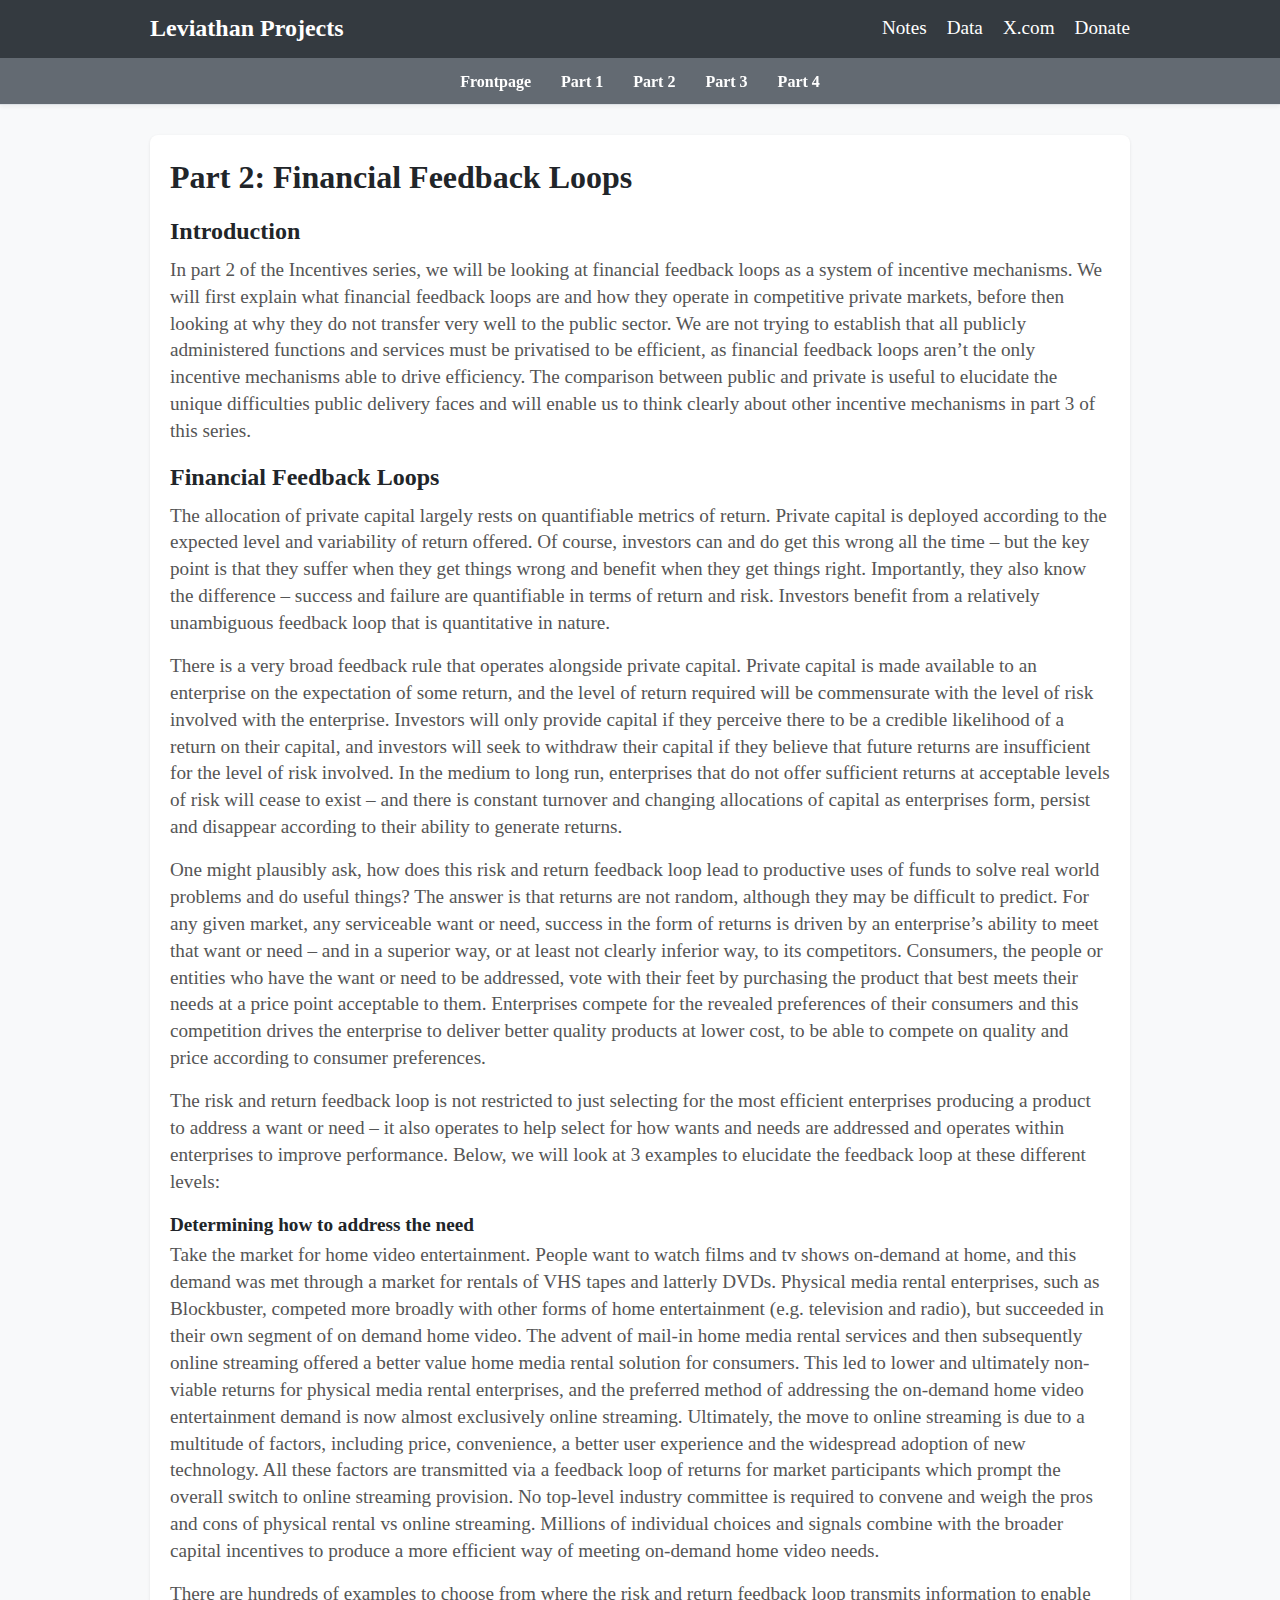
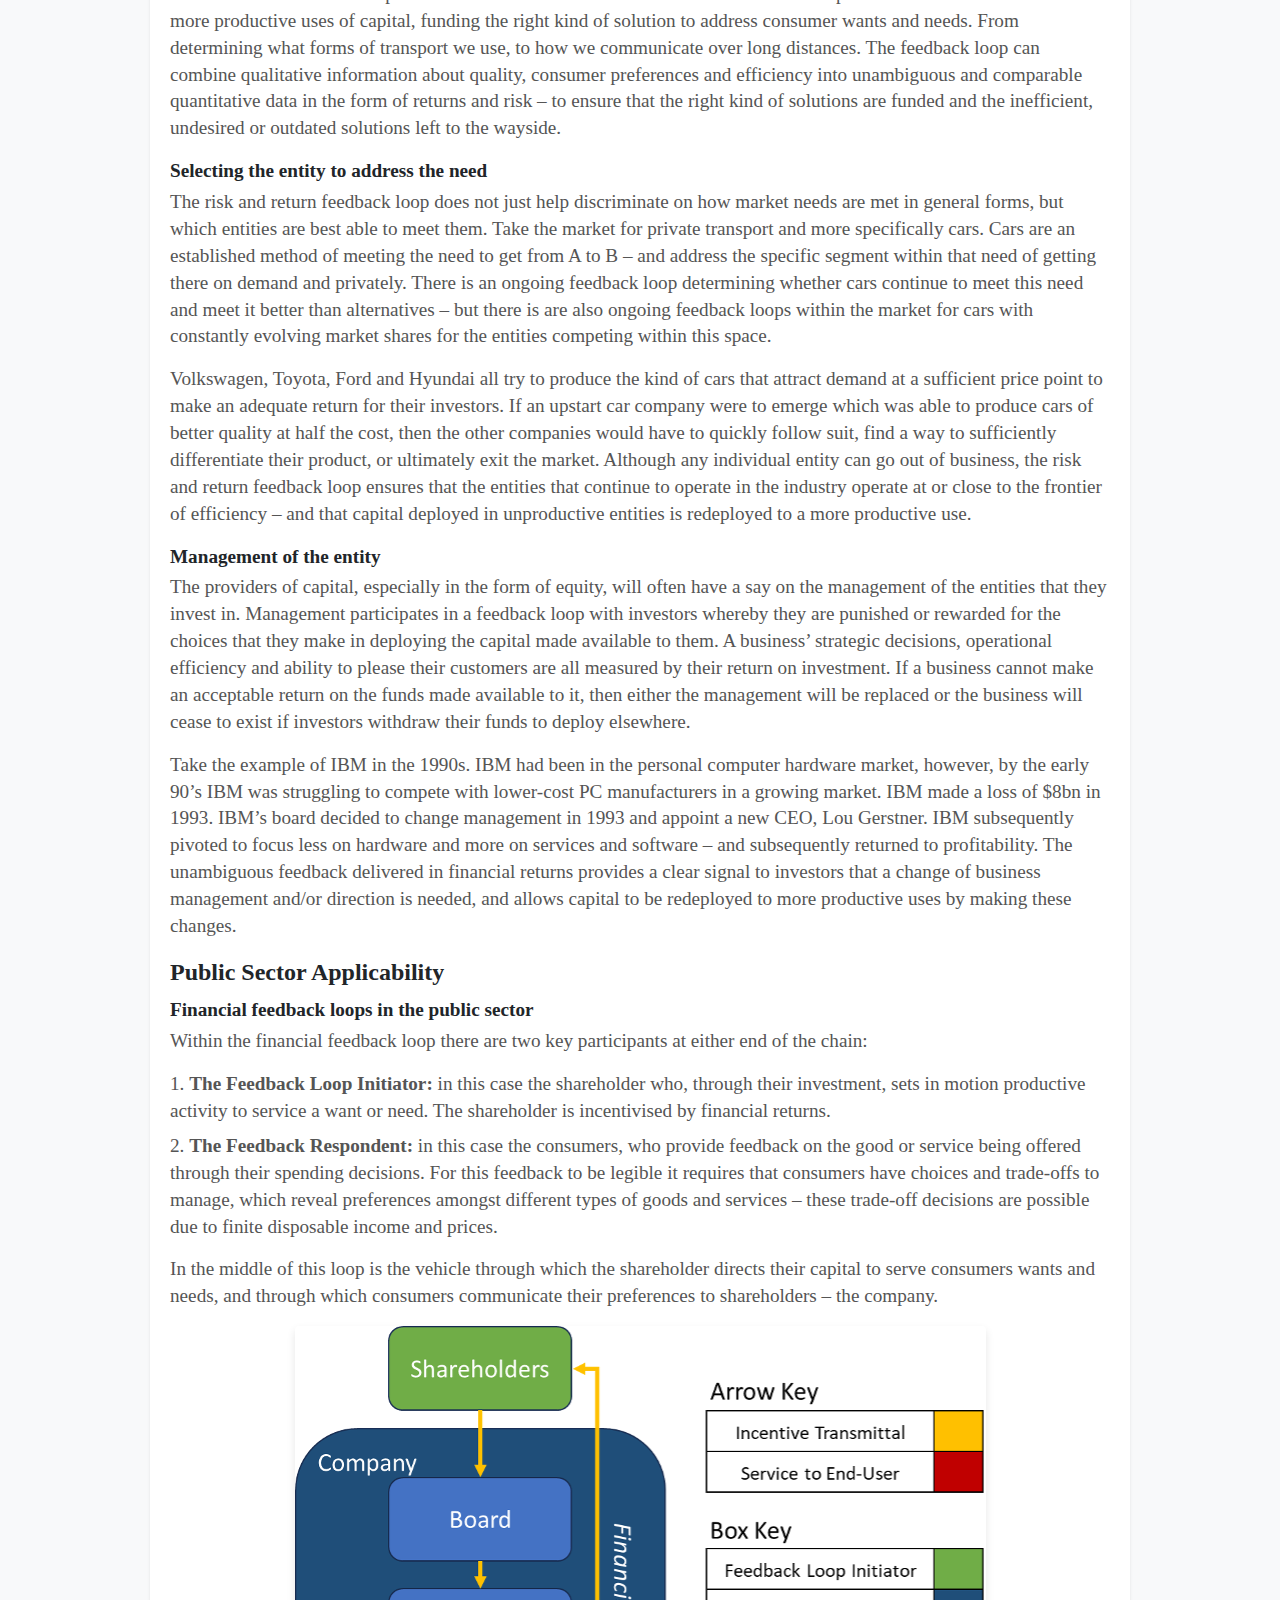
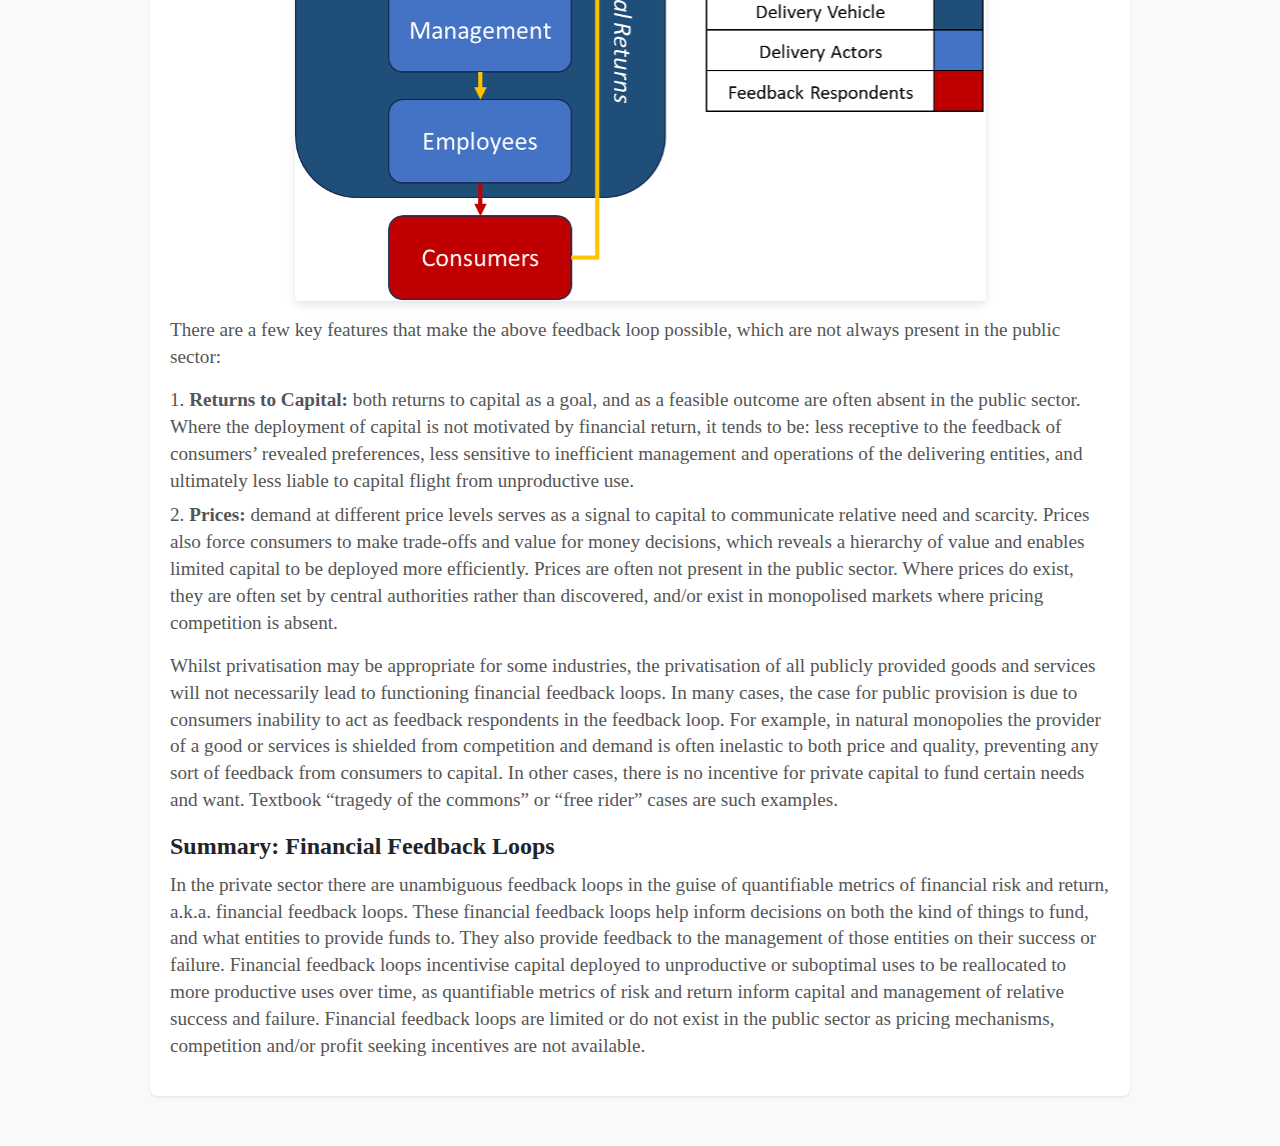
<file: incentives/incentives2.html>
<!DOCTYPE html>
<html lang="en">
<head>
    <meta charset="UTF-8">
    <meta name="viewport" content="width=device-width, initial-scale=1.0">
    <title>Leviathan Incentives 2</title>
    <link rel="stylesheet" href="../styles.css">
</head>
<body>
    <!-- Navigation Bar 1 -->
    <nav class="nav-1">
        <div class="container">
            <a href="../index.html" class="logo">Leviathan Projects</a>
            <div class="nav-links">
                <a href="../notes.html">Notes</a>
                <a href="../data.html">Data</a>
                <a href="https://x.com/leviathannotes" target="_blank" rel="noreferrer">X.com</a>
                <a href="../donate.html">Donate</a>
            </div>
        </div>
    </nav>

    <!-- Navigation Bar 2 (Sticky) -->
    <nav class="nav-2">
        <div class="container">
            <button class="menu-toggle" aria-label="Toggle menu">Menu</button>
            <ul class="nav-menu">
                <li><a href="incentives.html">Frontpage</a></li>
                <li><a href="incentives1.html">Part 1</a></li>
                <li><a href="incentives2.html">Part 2</a></li>
                <li><a href="incentives3.html">Part 3</a></li>
                <li><a href="incentives4.html">Part 4</a></li>
            </ul>
        </div>
    </nav>

    <!-- Main Content -->
    <main class="main-content">
        <div class="container">
            <div class="content-section">
                <h1>Part 2: Financial Feedback Loops</h1>
                <h2>Introduction</h2>
                
                <p>In part 2 of the Incentives series, we will be looking at financial feedback loops as a system of incentive mechanisms. We will first explain what financial feedback loops are and how they operate in competitive private markets, before then looking at why they do not transfer very well to the public sector. We are not trying to establish that all publicly administered functions and services must be privatised to be efficient, as financial feedback loops aren’t the only incentive mechanisms able to drive efficiency. The comparison between public and private is useful to elucidate the unique difficulties public delivery faces and will enable us to think clearly about other incentive mechanisms in part 3 of this series. </p>

                <h2>Financial Feedback Loops</h2>
                <p>The allocation of private capital largely rests on quantifiable metrics of return. Private capital is deployed according to the expected level and variability of return offered. Of course, investors can and do get this wrong all the time – but the key point is that they suffer when they get things wrong and benefit when they get things right. Importantly, they also know the difference – success and failure are quantifiable in terms of return and risk. Investors benefit from a relatively unambiguous feedback loop that is quantitative in nature.</p>
                <p>There is a very broad feedback rule that operates alongside private capital. Private capital is made available to an enterprise on the expectation of some return, and the level of return required will be commensurate with the level of risk involved with the enterprise. Investors will only provide capital if they perceive there to be a credible likelihood of a return on their capital, and investors will seek to withdraw their capital if they believe that future returns are insufficient for the level of risk involved. In the medium to long run, enterprises that do not offer sufficient returns at acceptable levels of risk will cease to exist – and there is constant turnover and changing allocations of capital as enterprises form, persist and disappear according to their ability to generate returns.</p>
                <p>One might plausibly ask, how does this risk and return feedback loop lead to productive uses of funds to solve real world problems and do useful things? The answer is that returns are not random, although they may be difficult to predict. For any given market, any serviceable want or need, success in the form of returns is driven by an enterprise’s ability to meet that want or need – and in a superior way, or at least not clearly inferior way, to its competitors. Consumers, the people or entities who have the want or need to be addressed, vote with their feet by purchasing the product that best meets their needs at a price point acceptable to them. Enterprises compete for the revealed preferences of their consumers and this competition drives the enterprise to deliver better quality products at lower cost, to be able to compete on quality and price according to consumer preferences.</p>
                <p>The risk and return feedback loop is not restricted to just selecting for the most efficient enterprises producing a product to address a want or need – it also operates to help select for how wants and needs are addressed and operates within enterprises to improve performance. Below, we will look at 3 examples to elucidate the feedback loop at these different levels:</p>
                
                <h3>Determining how to address the need</h3>
                <p>Take the market for home video entertainment. People want to watch films and tv shows on-demand at home, and this demand was met through a market for rentals of VHS tapes and latterly DVDs. Physical media rental enterprises, such as Blockbuster, competed more broadly with other forms of home entertainment (e.g. television and radio), but succeeded in their own segment of on demand home video. The advent of mail-in home media rental services and then subsequently online streaming offered a better value home media rental solution for consumers. This led to lower and ultimately non-viable returns for physical media rental enterprises, and the preferred method of addressing the on-demand home video entertainment demand is now almost exclusively online streaming. Ultimately, the move to online streaming is due to a multitude of factors, including price, convenience, a better user experience and the widespread adoption of new technology. All these factors are transmitted via a feedback loop of returns for market participants which prompt the overall switch to online streaming provision. No top-level industry committee is required to convene and weigh the pros and cons of physical rental vs online streaming. Millions of individual choices and signals combine with the broader capital incentives to produce a more efficient way of meeting on-demand home video needs.</p>
                <p>There are hundreds of examples to choose from where the risk and return feedback loop transmits information to enable more productive uses of capital, funding the right kind of solution to address consumer wants and needs. From determining what forms of transport we use, to how we communicate over long distances. The feedback loop can combine qualitative information about quality, consumer preferences and efficiency into unambiguous and comparable quantitative data in the form of returns and risk – to ensure that the right kind of solutions are funded and the inefficient, undesired or outdated solutions left to the wayside.</p>

                <h3>Selecting the entity to address the need</h3>
                <p>The risk and return feedback loop does not just help discriminate on how market needs are met in general forms, but which entities are best able to meet them. Take the market for private transport and more specifically cars. Cars are an established method of meeting the need to get from A to B – and address the specific segment within that need of getting there on demand and privately. There is an ongoing feedback loop determining whether cars continue to meet this need and meet it better than alternatives – but there is are also ongoing feedback loops within the market for cars with constantly evolving market shares for the entities competing within this space. </p>
                <p>Volkswagen, Toyota, Ford and Hyundai all try to produce the kind of cars that attract demand at a sufficient price point to make an adequate return for their investors. If an upstart car company were to emerge which was able to produce cars of better quality at half the cost, then the other companies would have to quickly follow suit, find a way to sufficiently differentiate their product, or ultimately exit the market. Although any individual entity can go out of business, the risk and return feedback loop ensures that the entities that continue to operate in the industry operate at or close to the frontier of efficiency – and that capital deployed in unproductive entities is redeployed to a more productive use. </p>

                <h3>Management of the entity</h3>
                <p>The providers of capital, especially in the form of equity, will often have a say on the management of the entities that they invest in. Management participates in a feedback loop with investors whereby they are punished or rewarded for the choices that they make in deploying the capital made available to them. A business’ strategic decisions, operational efficiency and ability to please their customers are all measured by their return on investment. If a business cannot make an acceptable return on the funds made available to it, then either the management will be replaced or the business will cease to exist if investors withdraw their funds to deploy elsewhere.</p>
                <p>Take the example of IBM in the 1990s. IBM had been in the personal computer hardware market, however, by the early 90’s IBM was struggling to compete with lower-cost PC manufacturers in a growing market. IBM made a loss of $8bn in 1993. IBM’s board decided to change management in 1993 and appoint a new CEO, Lou Gerstner. IBM subsequently pivoted to focus less on hardware and more on services and software – and subsequently returned to profitability. The unambiguous feedback delivered in financial returns provides a clear signal to investors that a change of business management and/or direction is needed, and allows capital to be redeployed to more productive uses by making these changes.</p>
                
                <h2>Public Sector Applicability</h2>
                <h3>Financial feedback loops in the public sector</h3>
                <p>Within the financial feedback loop there are two key participants at either end of the chain:</p>
                <ul>
                    <li>1.	<b>The Feedback Loop Initiator:</b> in this case the shareholder who, through their investment, sets in motion productive activity to service a want or need. The shareholder is incentivised by financial returns.</li>
                    <li>2.	<b>The Feedback Respondent:</b> in this case the consumers, who provide feedback on the good or service being offered through their spending decisions. For this feedback to be legible it requires that consumers have choices and trade-offs to manage, which reveal preferences amongst different types of goods and services – these trade-off decisions are possible due to finite disposable income and prices.</li>
                </ul>

                <p>In the middle of this loop is the vehicle through which the shareholder directs their capital to serve consumers wants and needs, and through which consumers communicate their preferences to shareholders – the company. </p>
                
                <img src="part2a.png" alt="Financial Feedback Loop Diagram" class="centered-image">
                
                <p>There are a few key features that make the above feedback loop possible, which are not always present in the public sector:</p>
                <ul>
                    <li>1.	<b>Returns to Capital:</b> both returns to capital as a goal, and as a feasible outcome are often absent in the public sector. Where the deployment of capital is not motivated by financial return, it tends to be: less receptive to the feedback of consumers’ revealed preferences, less sensitive to inefficient management and operations of the delivering entities, and ultimately less liable to capital flight from unproductive use.</li>
                    <li>2.	<b>Prices:</b> demand at different price levels serves as a signal to capital to communicate relative need and scarcity. Prices also force consumers to make trade-offs and value for money decisions, which reveals a hierarchy of value and enables limited capital to be deployed more efficiently. Prices are often not present in the public sector. Where prices do exist, they are often set by central authorities rather than discovered, and/or exist in monopolised markets where pricing competition is absent.  </li>
                </ul>

                <p>Whilst privatisation may be appropriate for some industries, the privatisation of all publicly provided goods and services will not necessarily lead to functioning financial feedback loops. In many cases, the case for public provision is due to consumers inability to act as feedback respondents in the feedback loop. For example, in natural monopolies the provider of a good or services is shielded from competition and demand is often inelastic to both price and quality, preventing any sort of feedback from consumers to capital. In other cases, there is no incentive for private capital to fund certain needs and want. Textbook “tragedy of the commons” or “free rider” cases are such examples.</p>
                
                <h2>Summary: Financial Feedback Loops</h2>

                <p> In the private sector there are unambiguous feedback loops in the guise of quantifiable metrics of financial risk and return, a.k.a. financial feedback loops.
                    These financial feedback loops help inform decisions on both the kind of things to fund, and what entities to provide funds to. They also provide feedback to the management of those entities on their success or failure.
                    Financial feedback loops incentivise capital deployed to unproductive or suboptimal uses to be reallocated to more productive uses over time, as quantifiable metrics of risk and return inform capital and management of relative success and failure.
                    Financial feedback loops are limited or do not exist in the public sector as pricing mechanisms, competition and/or profit seeking incentives are not available.
                </p>
               

            </div>


        </div>
    </main>

    <script>
        // Mobile menu toggle functionality
        document.addEventListener('DOMContentLoaded', function () {
            const menuToggle = document.querySelector('.menu-toggle');
            const navMenu = document.querySelector('.nav-menu');

            if (menuToggle && navMenu) {
                menuToggle.addEventListener('click', function () {
                    navMenu.classList.toggle('active');
                });

                // Close menu when clicking a link
                navMenu.querySelectorAll('a').forEach(link => {
                    link.addEventListener('click', () => {
                        navMenu.classList.remove('active');
                    });
                });
            }
        });
    </script>
</body>
</html>
</file>
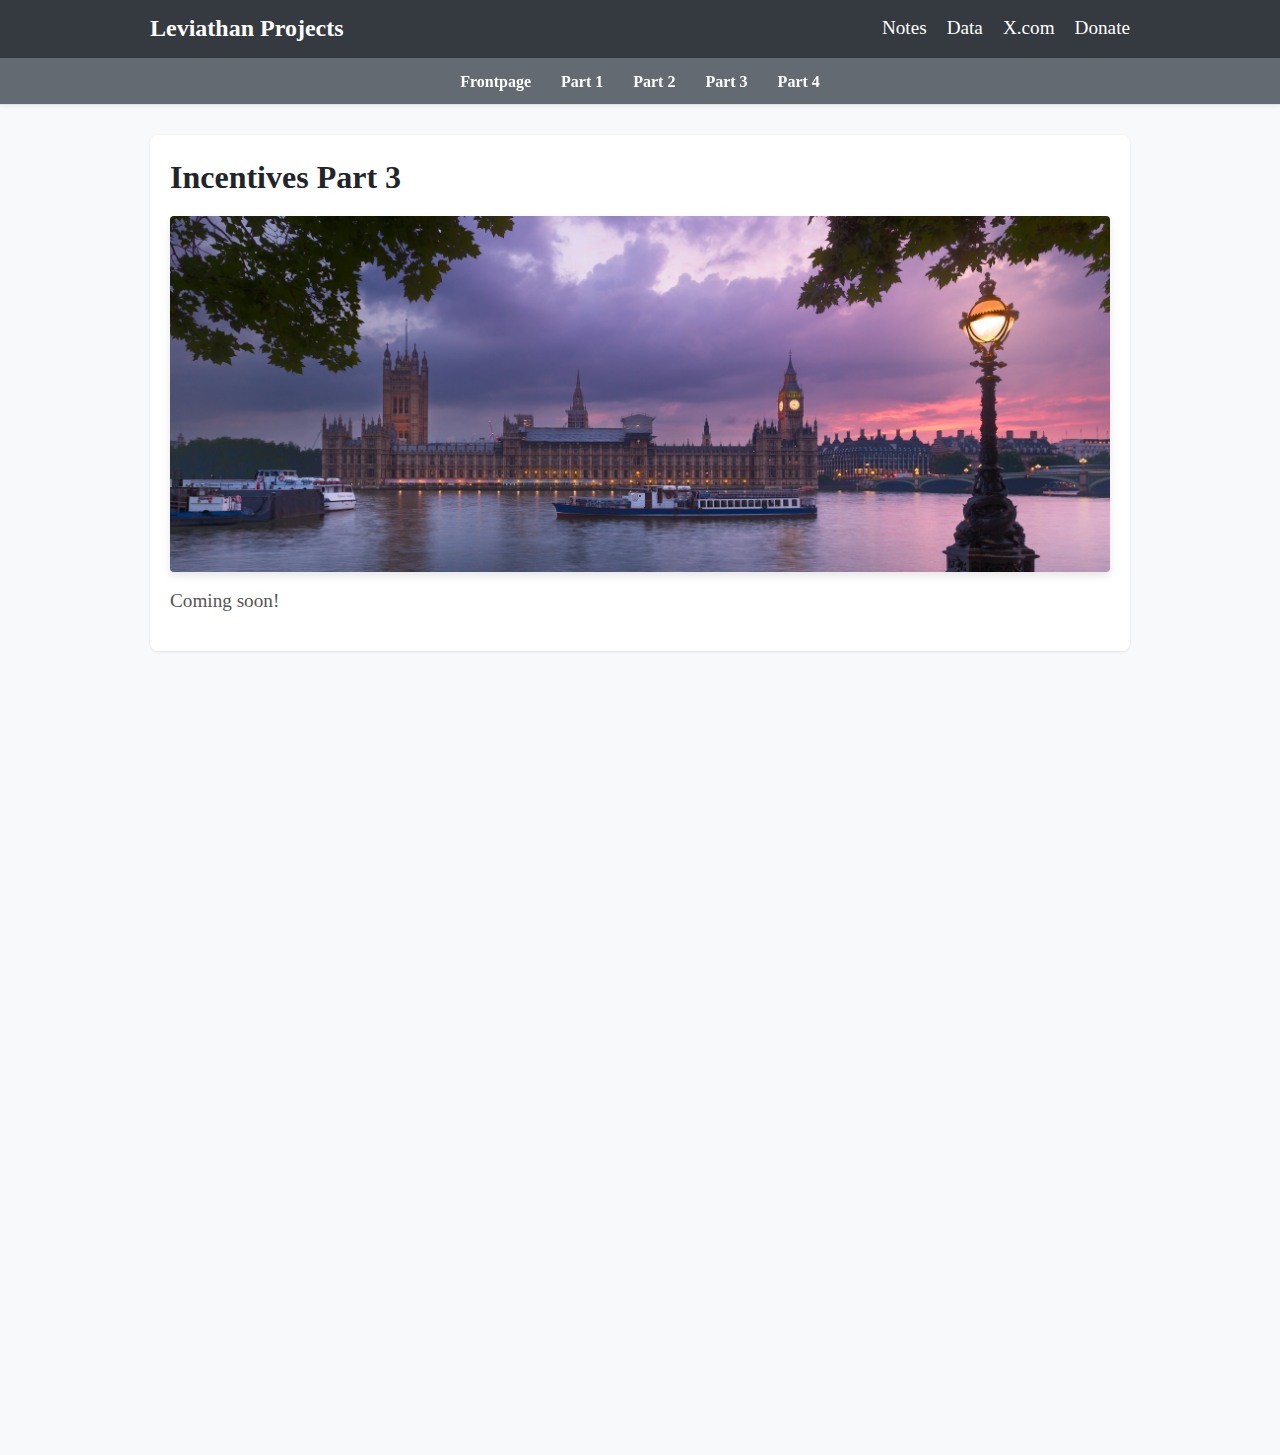
<file: incentives/incentives3.html>
<!DOCTYPE html>
<html lang="en">
<head>
    <meta charset="UTF-8">
    <meta name="viewport" content="width=device-width, initial-scale=1.0">
    <title>Leviathan Incentives 3</title>
    <link rel="stylesheet" href="../styles.css">
</head>
<body>
    <!-- Navigation Bar 1 -->
    <nav class="nav-1">
        <div class="container">
            <a href="../index.html" class="logo">Leviathan Projects</a>
            <div class="nav-links">
                <a href="../notes.html">Notes</a>
                <a href="../data.html">Data</a>
                <a href="https://x.com/leviathannotes" target="_blank" rel="noreferrer">X.com</a>
                <a href="../donate.html">Donate</a>
            </div>
        </div>
    </nav>

    <!-- Navigation Bar 2 (Sticky) -->
    <nav class="nav-2">
        <div class="container">
            <button class="menu-toggle" aria-label="Toggle menu">Menu</button>
            <ul class="nav-menu">
                <li><a href="incentives.html">Frontpage</a></li>
                <li><a href="incentives1.html">Part 1</a></li>
                <li><a href="incentives2.html">Part 2</a></li>
                <li><a href="incentives3.html">Part 3</a></li>
                <li><a href="incentives4.html">Part 4</a></li>
            </ul>
        </div>
    </nav>

    <!-- Main Content -->
    <main class="main-content">
        <div class="container">
            <div class="content-section">
                <h1>Incentives Part 3</h1>

                <img src="yaopey-yong-flmPTUCjkto-unsplash.jpg" alt="Westminster image by Yaopey Yong via Unsplash" class="centered-image">
                <p>Coming soon!</p>    
            </div>

            
        </div>
    </main>

    <script>
        // Mobile menu toggle functionality
        document.addEventListener('DOMContentLoaded', function () {
            const menuToggle = document.querySelector('.menu-toggle');
            const navMenu = document.querySelector('.nav-menu');

            if (menuToggle && navMenu) {
                menuToggle.addEventListener('click', function () {
                    navMenu.classList.toggle('active');
                });

                // Close menu when clicking a link
                navMenu.querySelectorAll('a').forEach(link => {
                    link.addEventListener('click', () => {
                        navMenu.classList.remove('active');
                    });
                });
            }
        });
    </script>
</body>
</html>
</file>
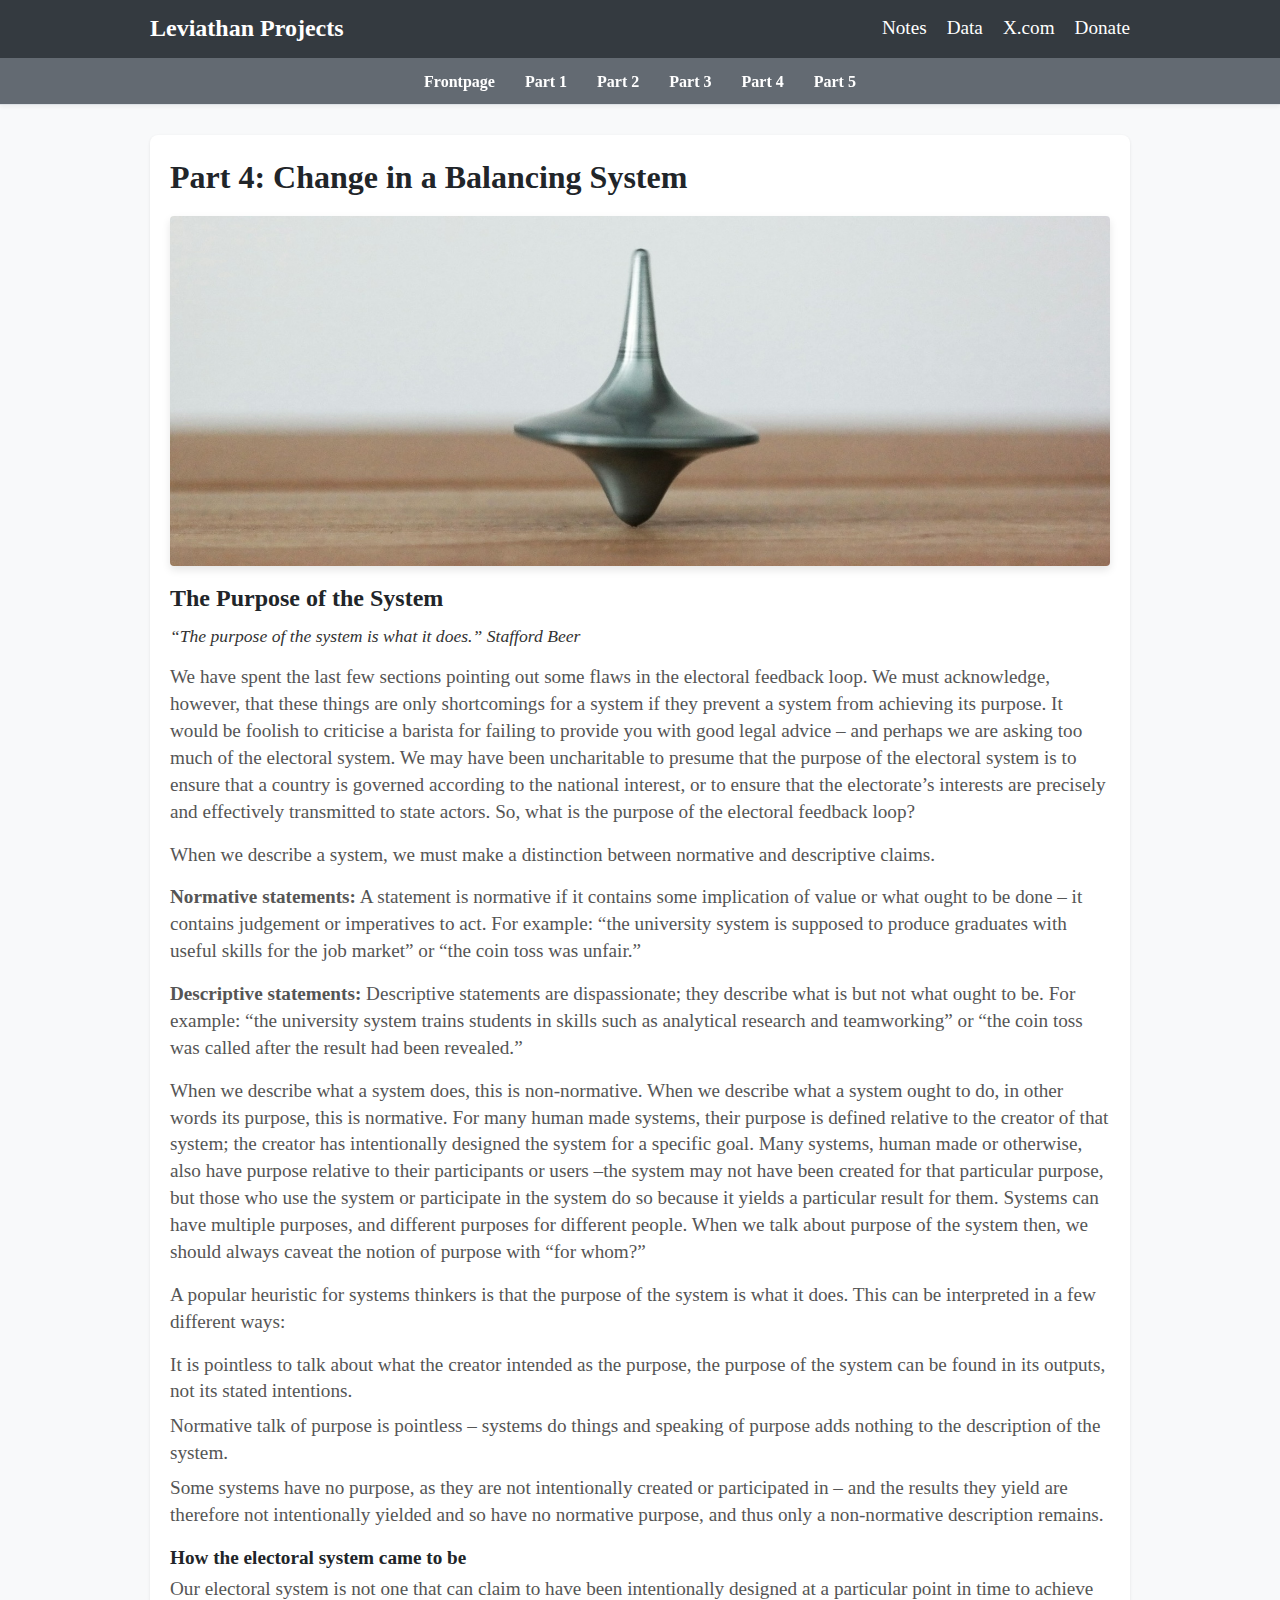
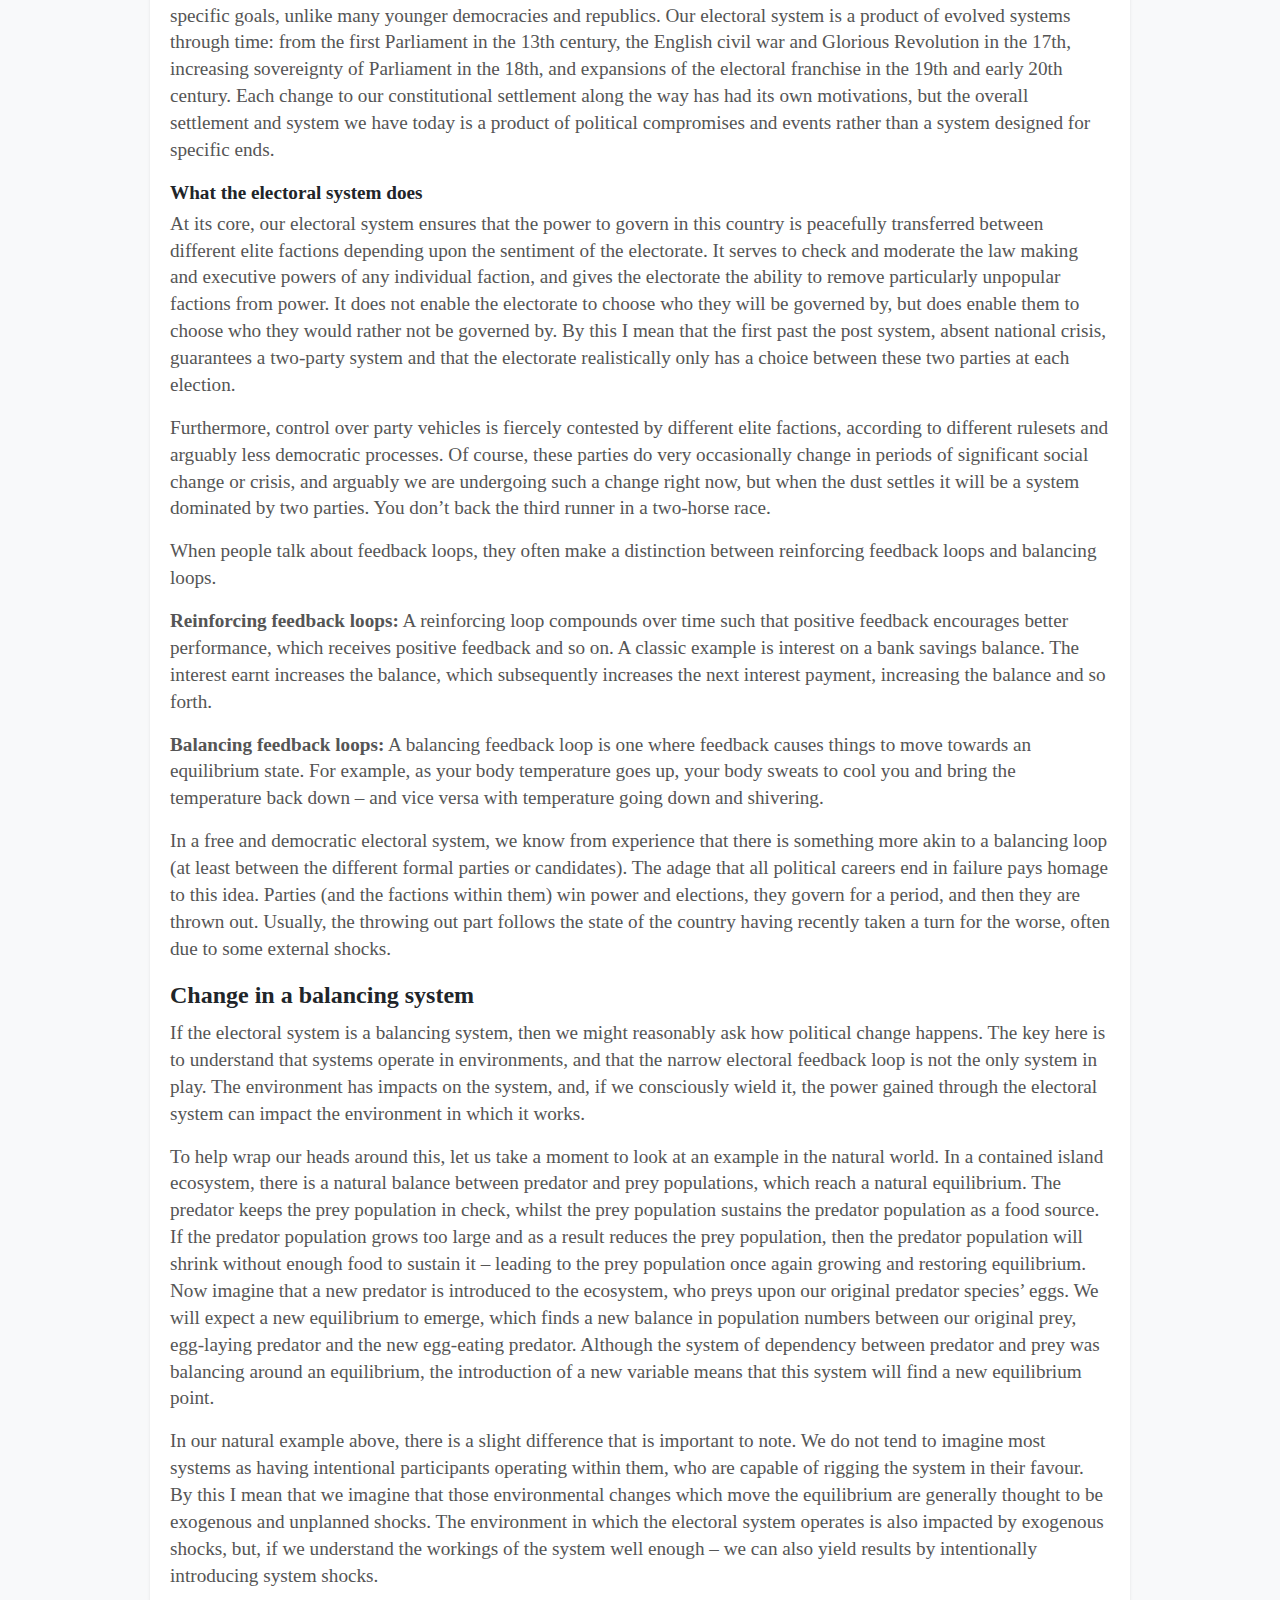
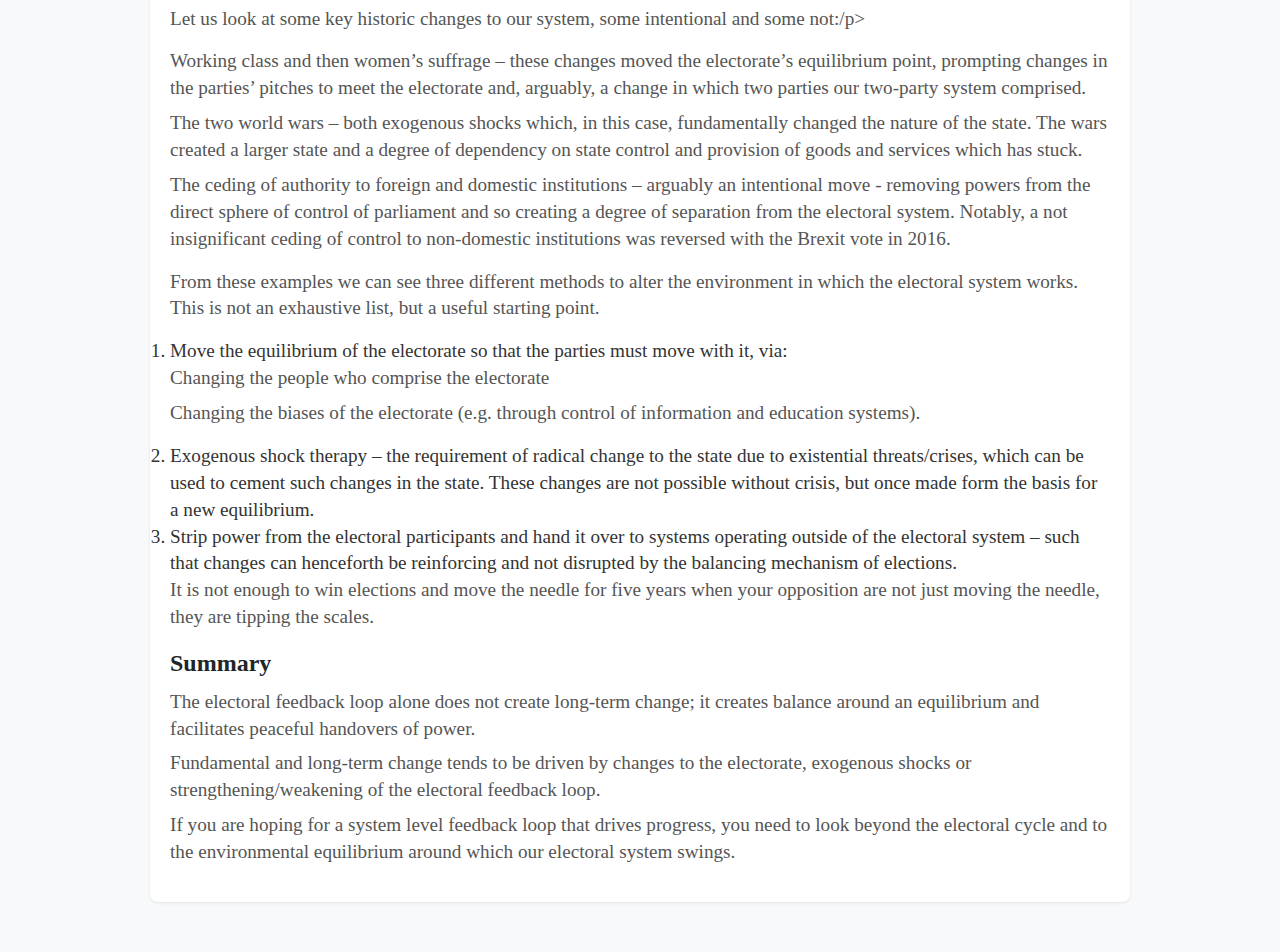
<file: incentives/incentives4.html>
<!DOCTYPE html>
<html lang="en">
<head>
    <meta charset="UTF-8">
    <meta name="viewport" content="width=device-width, initial-scale=1.0">
    <title>Leviathan Incentives 4</title>
    <link rel="stylesheet" href="../styles.css">
</head>
<body>
    <!-- Navigation Bar 1 -->
    <nav class="nav-1">
        <div class="container">
            <a href="../index.html" class="logo">Leviathan Projects</a>
            <div class="nav-links">
                <a href="../notes.html">Notes</a>
                <a href="../data.html">Data</a>
                <a href="https://x.com/leviathannotes" target="_blank" rel="noreferrer">X.com</a>
                <a href="../donate.html">Donate</a>
            </div>
        </div>
    </nav>

    <!-- Navigation Bar 2 (Sticky) -->
    <nav class="nav-2">
        <div class="container">
            <button class="menu-toggle" aria-label="Toggle menu">Menu</button>
            <ul class="nav-menu">
                <li><a href="incentives.html">Frontpage</a></li>
                <li><a href="incentives1.html">Part 1</a></li>
                <li><a href="incentives2.html">Part 2</a></li>
                <li><a href="incentives3.html">Part 3</a></li>
                <li><a href="incentives4.html">Part 4</a></li>
                <li><a href="incentives5.html">Part 5</a></li>
            </ul>
        </div>
    </nav>

    <!-- Main Content -->
    <main class="main-content">
        <div class="container">
            <div class="content-section">
                <h1>Part 4: Change in a Balancing System</h1>
                <img src="christophe-hautier-902vnYeoWS4-unsplash.jpg" alt="Balancing Top image by Christopher Hautier via Unsplash" class="centered-image">
                <h2>The Purpose of the System</h2>
                <blockquote>
                    “The purpose of the system is what it does.” Stafford Beer
                </blockquote>
                <p></p>
                <p>We have spent the last few sections pointing out some flaws in the electoral feedback loop. We must acknowledge, however, that these things are only shortcomings for a system if they prevent a system from achieving its purpose. It would be foolish to criticise a barista for failing to provide you with good legal advice – and perhaps we are asking too much of the electoral system. We may have been uncharitable to presume that the purpose of the electoral system is to ensure that a country is governed according to the national interest, or to ensure that the electorate’s interests are precisely and effectively transmitted to state actors. So, what is the purpose of the electoral feedback loop?</p>
                <p>When we describe a system, we must make a distinction between normative and descriptive claims. </p>
                <p><b>Normative statements:</b> A statement is normative if it contains some implication of value or what ought to be done – it contains judgement or imperatives to act. For example: “the university system is supposed to produce graduates with useful skills for the job market” or “the coin toss was unfair.”</p>
                <p><b>Descriptive statements:</b> Descriptive statements are dispassionate; they describe what is but not what ought to be. For example: “the university system trains students in skills such as analytical research and teamworking” or “the coin toss was called after the result had been revealed.”</p>
                <p>When we describe what a system does, this is non-normative. When we describe what a system ought to do, in other words its purpose, this is normative. For many human made systems, their purpose is defined relative to the creator of that system; the creator has intentionally designed the system for a specific goal. Many systems, human made or otherwise, also have purpose relative to their participants or users –the system may not have been created for that particular purpose, but those who use the system or participate in the system do so because it yields a particular result for them. Systems can have multiple purposes, and different purposes for different people. When we talk about purpose of the system then, we should always caveat the notion of purpose with “for whom?”</p>
                <p>A popular heuristic for systems thinkers is that the purpose of the system is what it does. This can be interpreted in a few different ways:</p>
                <ul>
                    <li>It is pointless to talk about what the creator intended as the purpose, the purpose of the system can be found in its outputs, not its stated intentions. </li>
                    <li>Normative talk of purpose is pointless – systems do things and speaking of purpose adds nothing to the description of the system.</li>
                    <li>Some systems have no purpose, as they are not intentionally created or participated in – and the results they yield are therefore not intentionally yielded and so have no normative purpose, and thus only a non-normative description remains.</li>
                </ul>
                
                <h3>How the electoral system came to be</h3>
                <p>Our electoral system is not one that can claim to have been intentionally designed at a particular point in time to achieve specific goals, unlike many younger democracies and republics. Our electoral system is a product of evolved systems through time: from the first Parliament in the 13th century, the English civil war and Glorious Revolution in the 17th, increasing sovereignty of Parliament in the 18th, and expansions of the electoral franchise in the 19th and early 20th century. Each change to our constitutional settlement along the way has had its own motivations, but the overall settlement and system we have today is a product of political compromises and events rather than a system designed for specific ends.</p>
                
                <h3>What the electoral system does</h3>
                <p>At its core, our electoral system ensures that the power to govern in this country is peacefully transferred between different elite factions depending upon the sentiment of the electorate. It serves to check and moderate the law making and executive powers of any individual faction, and gives the electorate the ability to remove particularly unpopular factions from power. It does not enable the electorate to choose who they will be governed by, but does enable them to choose who they would rather not be governed by. By this I mean that the first past the post system, absent national crisis, guarantees a two-party system and that the electorate realistically only has a choice between these two parties at each election. </p>
                <p>Furthermore, control over party vehicles is fiercely contested by different elite factions, according to different rulesets and arguably less democratic processes. Of course, these parties do very occasionally change in periods of significant social change or crisis, and arguably we are undergoing such a change right now, but when the dust settles it will be a system dominated by two parties. You don’t back the third runner in a two-horse race.</p>
                <p>When people talk about feedback loops, they often make a distinction between reinforcing feedback loops and balancing loops. </p>
                <p><b>Reinforcing feedback loops:</b> A reinforcing loop compounds over time such that positive feedback encourages better performance, which receives positive feedback and so on. A classic example is interest on a bank savings balance. The interest earnt increases the balance, which subsequently increases the next interest payment, increasing the balance and so forth.</p>
                <p><b>Balancing feedback loops:</b> A balancing feedback loop is one where feedback causes things to move towards an equilibrium state. For example, as your body temperature goes up, your body sweats to cool you and bring the temperature back down – and vice versa with temperature going down and shivering.</p>
                <p>In a free and democratic electoral system, we know from experience that there is something more akin to a balancing loop (at least between the different formal parties or candidates). The adage that all political careers end in failure pays homage to this idea. Parties (and the factions within them) win power and elections, they govern for a period, and then they are thrown out. Usually, the throwing out part follows the state of the country having recently taken a turn for the worse, often due to some external shocks.</p>

               <h2>Change in a balancing system</h2> 
                <p>If the electoral system is a balancing system, then we might reasonably ask how political change happens. The key here is to understand that systems operate in environments, and that the narrow electoral feedback loop is not the only system in play. The environment has impacts on the system, and, if we consciously wield it, the power gained through the electoral system can impact the environment in which it works.</p>
                <p>To help wrap our heads around this, let us take a moment to look at an example in the natural world. In a contained island ecosystem, there is a natural balance between predator and prey populations, which reach a natural equilibrium. The predator keeps the prey population in check, whilst the prey population sustains the predator population as a food source. If the predator population grows too large and as a result reduces the prey population, then the predator population will shrink without enough food to sustain it – leading to the prey population once again growing and restoring equilibrium. Now imagine that a new predator is introduced to the ecosystem, who preys upon our original predator species’ eggs. We will expect a new equilibrium to emerge, which finds a new balance in population numbers between our original prey, egg-laying predator and the new egg-eating predator. Although the system of dependency between predator and prey was balancing around an equilibrium, the introduction of a new variable means that this system will find a new equilibrium point.</p>
                <p>In our natural example above, there is a slight difference that is important to note. We do not tend to imagine most systems as having intentional participants operating within them, who are capable of rigging the system in their favour. By this I mean that we imagine that those environmental changes which move the equilibrium are generally thought to be exogenous and unplanned shocks. The environment in which the electoral system operates is also impacted by exogenous shocks, but, if we understand the workings of the system well enough – we can also yield results by intentionally introducing system shocks. </p>
                <p>Let us look at some key historic changes to our system, some intentional and some not:/p>
                <ul>
                    <li>Working class and then women’s suffrage – these changes moved the electorate’s equilibrium point, prompting changes in the parties’ pitches to meet the electorate and, arguably, a change in which two parties our two-party system comprised.</li>
                    <li>The two world wars – both exogenous shocks which, in this case, fundamentally changed the nature of the state. The wars created a larger state and a degree of dependency on state control and provision of goods and services which has stuck.</li>
                    <li>The ceding of authority to foreign and domestic institutions – arguably an intentional move - removing powers from the direct sphere of control of parliament and so creating a degree of separation from the electoral system. Notably, a not insignificant ceding of control to non-domestic institutions was reversed with the Brexit vote in 2016.</li>
                </ul>
                <p>From these examples we can see three different methods to alter the environment in which the electoral system works. This is not an exhaustive list, but a useful starting point.</p>
                <ol>
                    <li>Move the equilibrium of the electorate so that the parties must move with it, via:
                        <ul>
                            <li>Changing the people who comprise the electorate</li>
                            <li>Changing the biases of the electorate (e.g. through control of information and education systems).</li>
                        </ul></li>
                    <li>Exogenous shock therapy – the requirement of radical change to the state due to existential threats/crises, which can be used to cement such changes in the state. These changes are not possible without crisis, but once made form the basis for a new equilibrium.</li>
                    <li>Strip power from the electoral participants and hand it over to systems operating outside of the electoral system – such that changes can henceforth be reinforcing and not disrupted by the balancing mechanism of elections. </li>
                </ol>
                
                <p>It is not enough to win elections and move the needle for five years when your opposition are not just moving the needle, they are tipping the scales. </p>
                <h2>Summary</h2>
                <ul>
                    <li>The electoral feedback loop alone does not create long-term change; it creates balance around an equilibrium and facilitates peaceful handovers of power.  </li>
                    <li>Fundamental and long-term change tends to be driven by changes to the electorate, exogenous shocks or strengthening/weakening of the electoral feedback loop. </li>
                    <li>If you are hoping for a system level feedback loop that drives progress, you need to look beyond the electoral cycle and to the environmental equilibrium around which our electoral system swings.</li>
                </ul>

        </div>
    </main>

    <script>
        // Mobile menu toggle functionality
        document.addEventListener('DOMContentLoaded', function () {
            const menuToggle = document.querySelector('.menu-toggle');
            const navMenu = document.querySelector('.nav-menu');

            if (menuToggle && navMenu) {
                menuToggle.addEventListener('click', function () {
                    navMenu.classList.toggle('active');
                });

                // Close menu when clicking a link
                navMenu.querySelectorAll('a').forEach(link => {
                    link.addEventListener('click', () => {
                        navMenu.classList.remove('active');
                    });
                });
            }
        });
    </script>
</body>
</html>
</file>
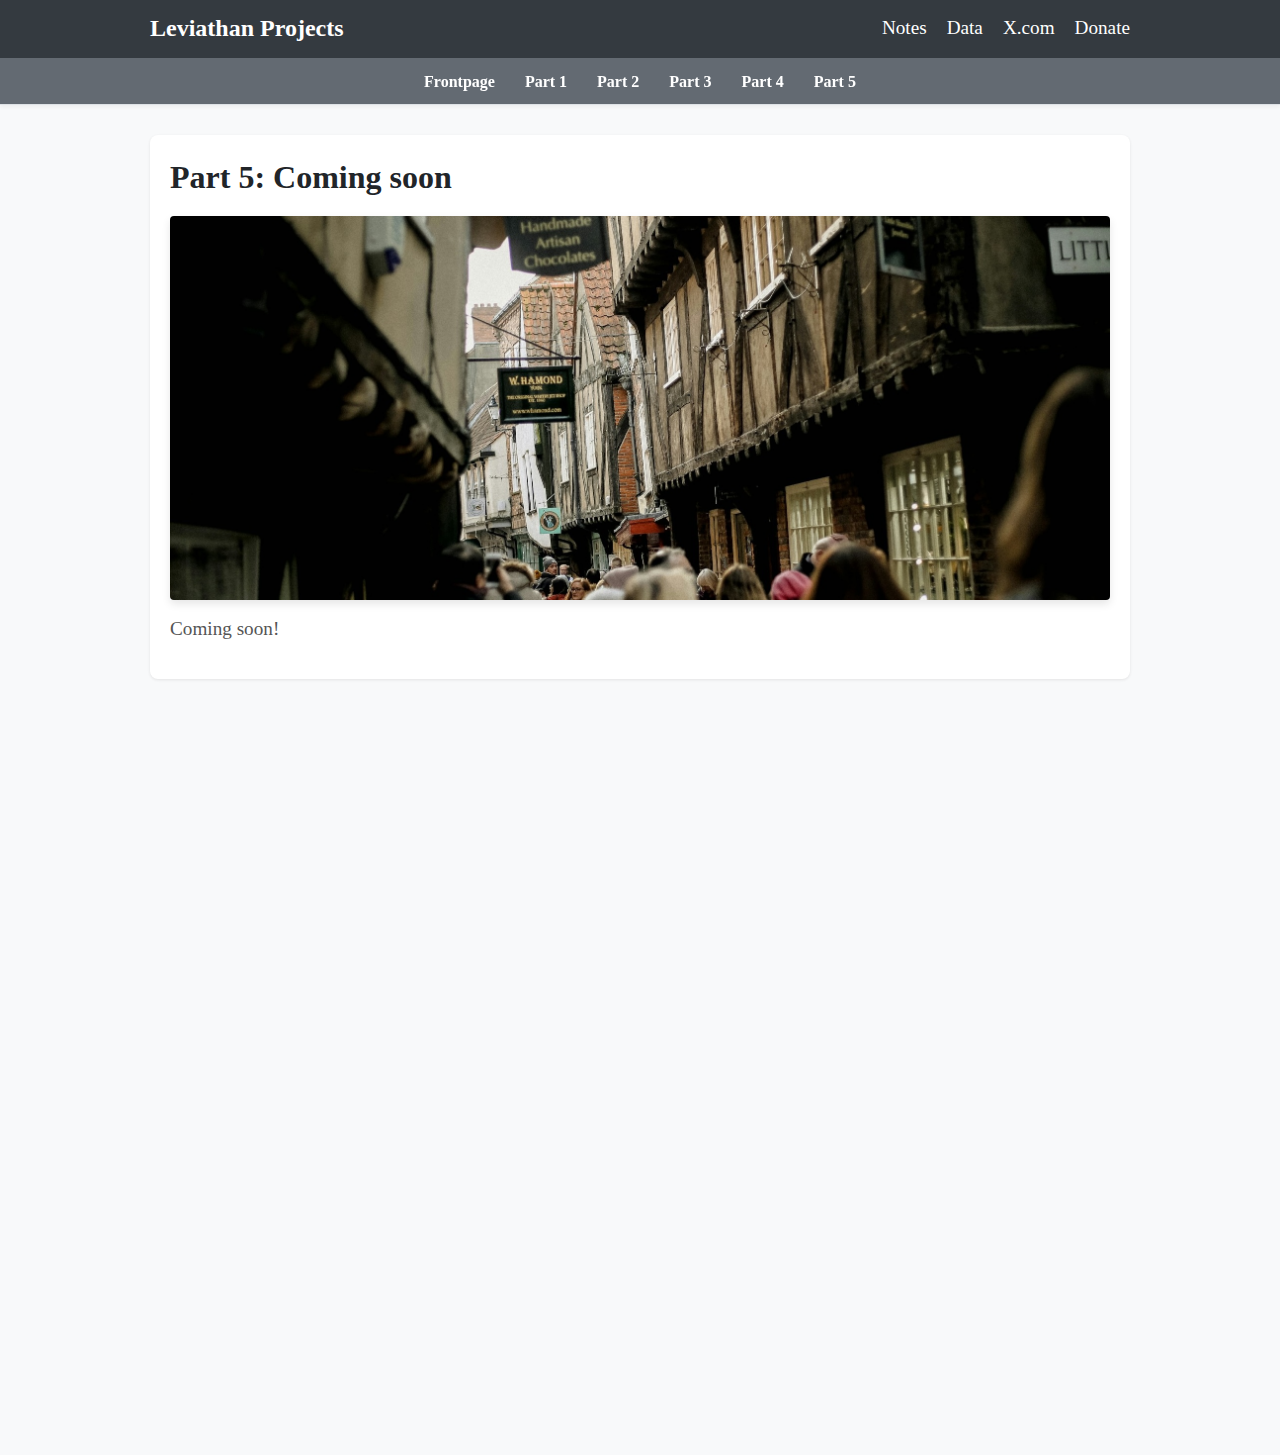
<file: incentives/incentives5.html>
<!DOCTYPE html>
<html lang="en">
<head>
    <meta charset="UTF-8">
    <meta name="viewport" content="width=device-width, initial-scale=1.0">
    <title>Leviathan Incentives 4</title>
    <link rel="stylesheet" href="../styles.css">
</head>
<body>
    <!-- Navigation Bar 1 -->
    <nav class="nav-1">
        <div class="container">
            <a href="../index.html" class="logo">Leviathan Projects</a>
            <div class="nav-links">
                <a href="../notes.html">Notes</a>
                <a href="../data.html">Data</a>
                <a href="https://x.com/leviathannotes" target="_blank" rel="noreferrer">X.com</a>
                <a href="../donate.html">Donate</a>
            </div>
        </div>
    </nav>

    <!-- Navigation Bar 2 (Sticky) -->
    <nav class="nav-2">
        <div class="container">
            <button class="menu-toggle" aria-label="Toggle menu">Menu</button>
            <ul class="nav-menu">
                <li><a href="incentives.html">Frontpage</a></li>
                <li><a href="incentives1.html">Part 1</a></li>
                <li><a href="incentives2.html">Part 2</a></li>
                <li><a href="incentives3.html">Part 3</a></li>
                <li><a href="incentives4.html">Part 4</a></li>
                <li><a href="incentives5.html">Part 5</a></li>
            </ul>
        </div>
    </nav>

    <!-- Main Content -->
    <main class="main-content">
        <div class="container">
            <div class="content-section">
                <h1>Part 5: Coming soon</h1>
                <img src="skylar-mckissack--J-28buDqiE-unsplash.jpg" alt="The Shambles image by Skylar McKissack via Unsplash" class="centered-image">
                
    
                <p>Coming soon!</p></div>

        </div>
    </main>

    <script>
        // Mobile menu toggle functionality
        document.addEventListener('DOMContentLoaded', function () {
            const menuToggle = document.querySelector('.menu-toggle');
            const navMenu = document.querySelector('.nav-menu');

            if (menuToggle && navMenu) {
                menuToggle.addEventListener('click', function () {
                    navMenu.classList.toggle('active');
                });

                // Close menu when clicking a link
                navMenu.querySelectorAll('a').forEach(link => {
                    link.addEventListener('click', () => {
                        navMenu.classList.remove('active');
                    });
                });
            }
        });
    </script>
</body>
</html>
</file>
<file: styles.css>
/* styles.css */

/* Reset and base styles */
* {
    margin: 0;
    padding: 0;
    box-sizing: border-box;
}

body {
    font-family: 'Times New Roman', Times, serif;
    font-size: 1.2rem;  
    line-height: 1.4;
    color: #333;
    background-color: #f8f9fa;
}

/* Container for layout */
.container {
    max-width: 1000px;
    margin: 0 auto;
    padding: 0 10px;
}

/* Navigation Bar 1 - Top bar */
.nav-1 {
    background-color: #343a40;
    color: #ffffff;
    padding: 12px 0;
    position: relative;
    z-index: 1000;
}

.nav-1 .container {
    display: flex;
    justify-content: space-between;
    align-items: center;
    flex-wrap: wrap;
}

.nav-1 .logo {
    font-size: 1.5rem;
    font-weight: bold;
    text-decoration: none;
    color: #ffffff;
}

.nav-1 .nav-links {
    display: flex;
    gap: 20px;
}

.nav-1 .nav-links a {
    color: #ffffff;
    text-decoration: none;
    font-weight: 500;
    transition: color 0.3s ease;
}

.nav-1 .nav-links a:hover {
    color: #adb5bd;
}

/* Navigation Bar 2 - Sticky bar */
.nav-2 {
    background-color: #636a72;
    border-bottom: 1px solid #dee2e6;
    padding: 10px 0;
    position: sticky;
    top: 0;
    z-index: 999;
    box-shadow: 0 2px 4px rgba(0, 0, 0, 0.05);
}

.nav-2 .container {
    display: flex;
    justify-content: center;
    align-items: center;
}

.nav-2 .nav-menu {
    display: flex;
    gap: 30px;
    list-style: none;
}

.nav-2 .nav-menu a {
    color: #ffffff;
    text-decoration: none;
    font-weight: 600;
    font-size: 1rem;
    padding: 8px 0;
    position: relative;
    transition: color 0.3s ease;
}

.nav-2 .nav-menu a::after {
    content: '';
    position: absolute;
    width: 0;
    height: 2px;
    bottom: 0;
    left: 50%;
    background-color: #495057;
    transition: width 0.3s ease, left 0.3s ease;
}

.nav-2 .nav-menu a:hover {
    color: #dee2e6;
}

.nav-2 .nav-menu a:hover::after {
    width: 100%;
    left: 0;
}

/* Main content area */
.main-content {
    padding: 30px 0;
    min-height: 150vh; /* Ensures scrollable content */
}

.main-content h1 {
    font-size: 2rem;
    margin-bottom: 15px;
    color: #212529;
}

.main-content h2 {
    font-size: 1.5rem;
    margin-bottom: 8px;
    color: #212529;
}

.main-content h3 {
    font-size: 1.2rem;
    margin-bottom: 4px;
    color: #212529;
}

.main-content h4 {
    font-size: 1.2rem;
    margin-bottom: 2px;
    color: #212529;
    font-style: italic;
}

.main-content p {
    margin-bottom: 16px;
    font-size: 1.2rem;
    color: #555;
}

.main-content ul {
    margin-bottom: 16px;
    font-size: 1.2rem;
    color: #555;
    list-style-position: inside;
    padding-left: 0;
    list-style: none;
}

.main-content ul li {
    margin-bottom: 8px;
    line-height: 1.4;
}

.main-content blockquote {
    font-size: 1.1rem;
    font-style: italic;
}
.content-section {
    background-color: white;
    padding: 20px;
    margin-bottom: 20px;
    border-radius: 8px;
    box-shadow: 0 1px 3px rgba(45, 44, 44, 0.1);
}

/* Mobile menu toggle */
.menu-toggle {
    display: none;
    background: none;
    border: none;
    color: #ffffff;
    font-size: 1.5rem;
    cursor: pointer;
    padding: 0 10px;
}


/* Responsive Design */
@media (max-width: 992px) {
    .nav-1 .nav-links {
        gap: 15px;
    }

    .nav-2 .nav-menu {
        gap: 20px;
    }
}

@media (max-width: 768px) {
    .nav-1 .container {
        flex-direction: column;
        align-items: flex-start;
    }

    .nav-1 .logo {
        margin-bottom: 8px;
    }

    .nav-1 .nav-links {
        width: 100%;
        justify-content: space-around;
    }

    .nav-2 .container {
        justify-content: space-between;
    }

    .menu-toggle {
        display: block;
    }

    .nav-2 .nav-menu {
        display: none;
        position: absolute;
        top: 100%;
        left: 0;
        width: 100%;
        background-color: #636a72;
        flex-direction: column;
        padding: 15px 0;
        box-shadow: 0 4px 6px rgba(0, 0, 0, 0.1);
        border-top: 1px solid #dee2e6;
    }

    .nav-2 .nav-menu.active {
        display: flex;
    }

    .nav-2 .nav-menu a {
        padding: 12px 20px;
        text-align: center;
        font-size: 1.1rem;
        color:#ffffff
    }

    .nav-2 .nav-menu a::after {
        display: none;
    }
}

@media (max-width: 576px) {
    .container {
        padding: 0 10px;
    }

    .main-content h1 {
        font-size: 1.5rem;
    }

    .main-content h2 {
        font-size: 1.4rem;
    }

    .main-content h3 {
        font-size: 1.3rem;
    } 

    .main-content p {
        font-size: 1.3rem;
    }

    .main-content ul {
        font-size: 1.3rem;
    } 

    .content-section {
        padding: 10px;
    }
}

.centered-image {
    display: block;
    max-width: 100%;
    height: auto;
    margin: 1rem auto;
    border-radius: 4px;
    box-shadow: 0 4px 8px rgba(0, 0, 0, 0.1);
}
</file>
